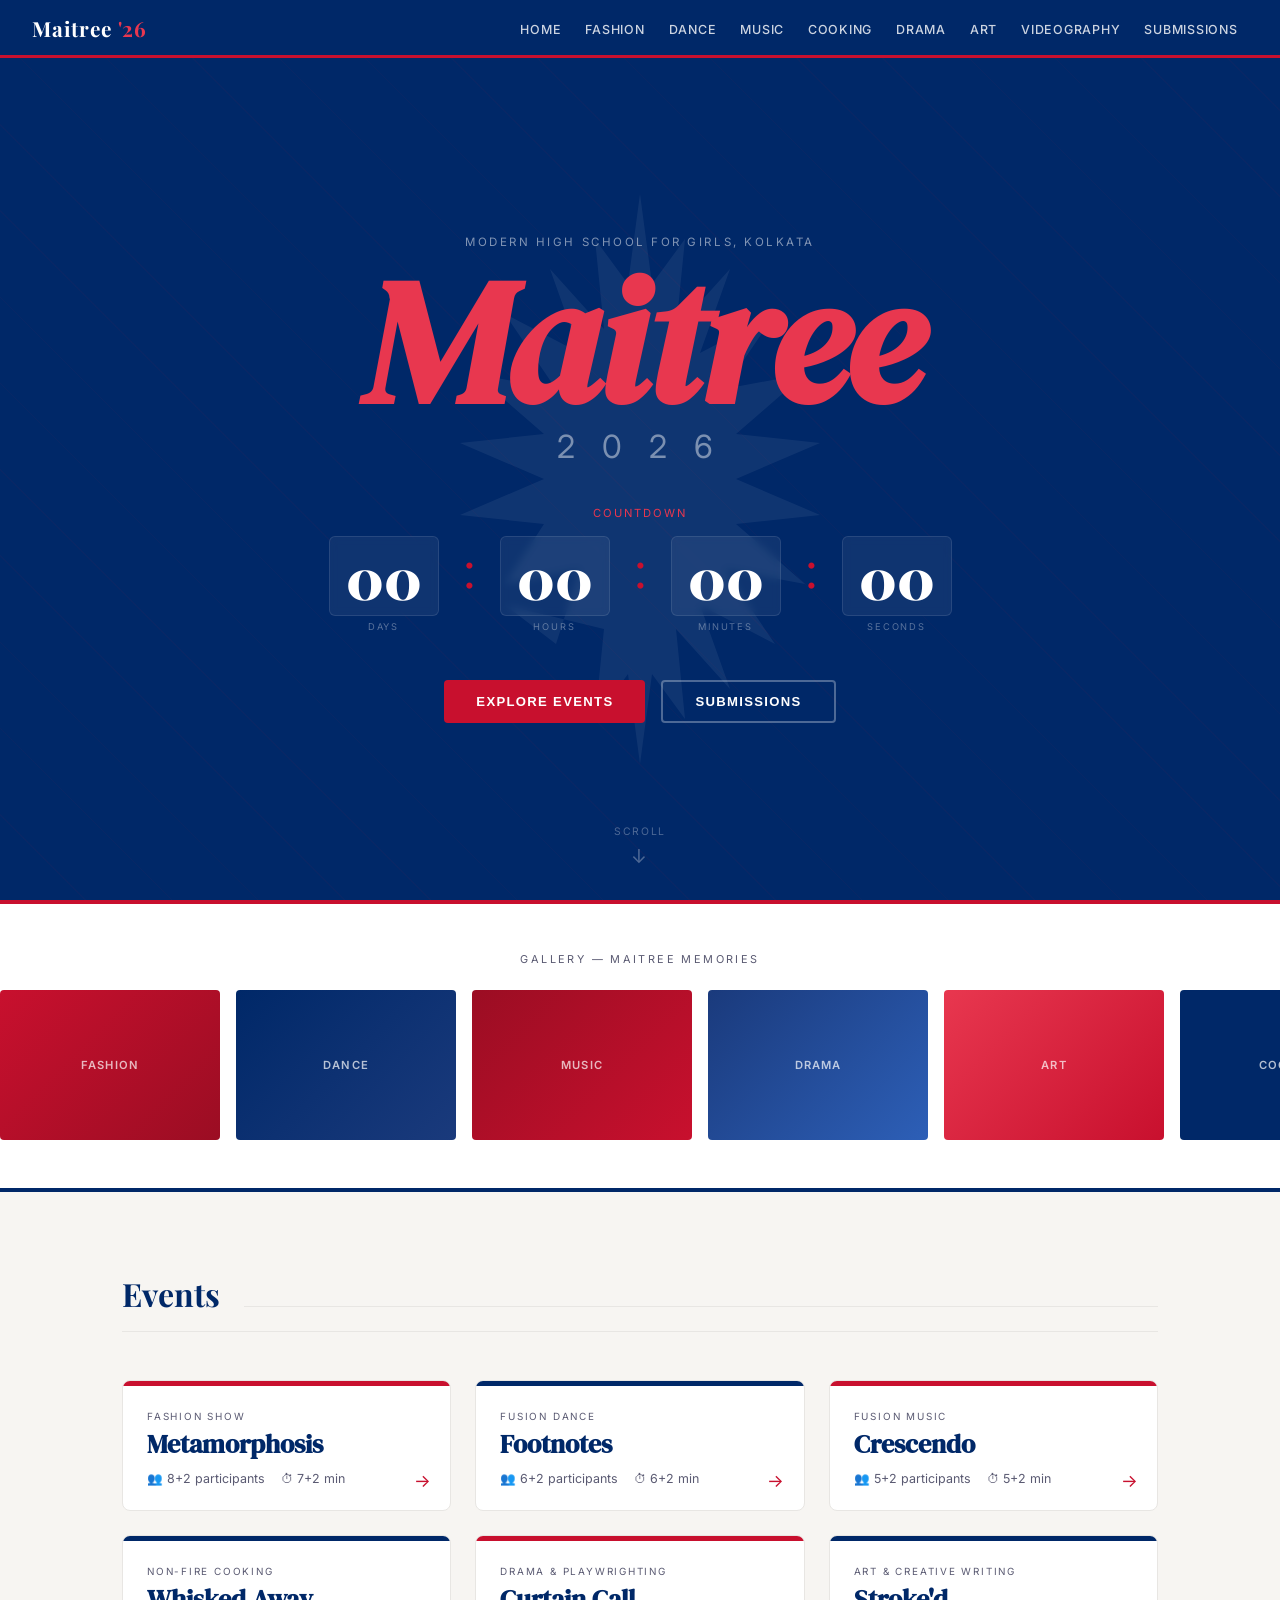
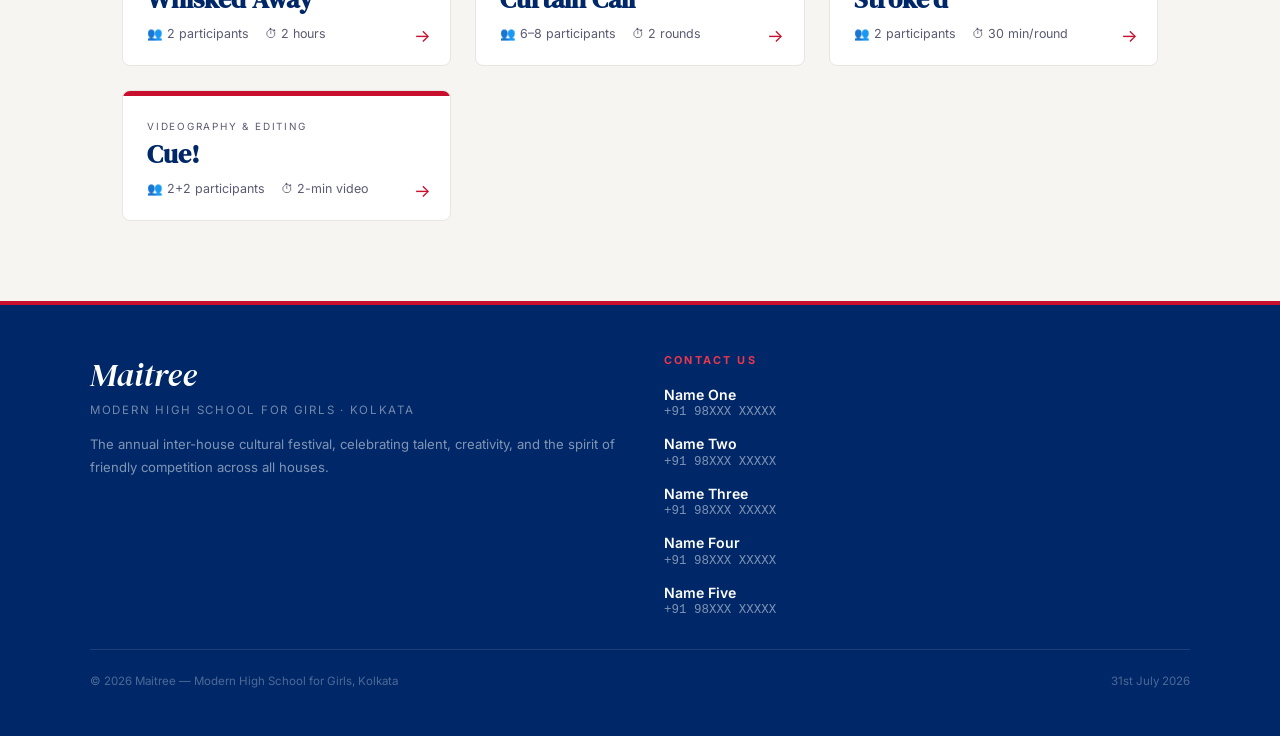
<file: complete.html>
<!DOCTYPE html>
<html lang="en">
<head>
<meta charset="UTF-8">
<meta name="viewport" content="width=device-width, initial-scale=1.0">
<title>Maitree 2026 — Modern High School for Girls</title>
<style>
  @import url('https://fonts.googleapis.com/css2?family=Playfair+Display:ital,wght@0,400;0,700;0,900;1,400&family=Inter:wght@300;400;500;600&family=DM+Serif+Display:ital@0;1&display=swap');

  :root {
    --red: #C8102E;
    --red-dark: #9B0D23;
    --red-light: #E8374F;
    --blue: #002868;
    --blue-mid: #1A3A7C;
    --blue-light: #2D5FB7;
    --white: #FFFFFF;
    --off-white: #F7F5F2;
    --grey: #E8E6E3;
    --text: #1A1A2E;
    --text-muted: #5A5A72;
  }

  *, *::before, *::after { box-sizing: border-box; margin: 0; padding: 0; }

  html { scroll-behavior: smooth; }

  body {
    font-family: 'Inter', sans-serif;
    background: var(--off-white);
    color: var(--text);
    overflow-x: hidden;
  }

  /* NAV */
  nav {
    position: fixed; top: 0; left: 0; right: 0; z-index: 1000;
    background: var(--blue);
    display: flex; align-items: center; justify-content: space-between;
    padding: 0 2rem;
    height: 58px;
    border-bottom: 3px solid var(--red);
  }

  .nav-logo {
    font-family: 'Playfair Display', serif;
    font-size: 1.3rem;
    color: var(--white);
    font-weight: 700;
    letter-spacing: 0.04em;
    cursor: pointer;
    text-decoration: none;
  }
  .nav-logo span { color: var(--red-light); }

  .nav-links {
    display: flex; gap: 0.2rem; align-items: center; list-style: none;
  }

  .nav-links a {
    color: rgba(255,255,255,0.8);
    text-decoration: none;
    font-size: 0.78rem;
    font-weight: 500;
    letter-spacing: 0.06em;
    text-transform: uppercase;
    padding: 0.35rem 0.65rem;
    border-radius: 3px;
    transition: all 0.2s;
    cursor: pointer;
  }
  .nav-links a:hover, .nav-links a.active {
    color: var(--white);
    background: rgba(200,16,46,0.25);
  }

  .hamburger { display: none; flex-direction: column; gap: 5px; cursor: pointer; padding: 4px; }
  .hamburger span { width: 24px; height: 2px; background: white; border-radius: 2px; }

  /* PAGES */
  .page { display: none; padding-top: 58px; min-height: 100vh; }
  .page.active { display: block; }

  /* HERO */
  .hero {
    min-height: calc(100vh - 58px);
    background: var(--blue);
    display: flex; flex-direction: column;
    align-items: center; justify-content: center;
    position: relative;
    overflow: hidden;
  }

  .hero::before {
    content: '';
    position: absolute; inset: 0;
    background: repeating-linear-gradient(
      45deg,
      transparent,
      transparent 60px,
      rgba(200,16,46,0.04) 60px,
      rgba(200,16,46,0.04) 61px
    );
  }

  .hero-star {
    position: absolute;
    width: 600px; height: 600px;
    opacity: 0.06;
    animation: slow-spin 60s linear infinite;
  }

  @keyframes slow-spin { to { transform: rotate(360deg); } }

  .hero-content {
    text-align: center; position: relative; z-index: 2;
    padding: 2rem;
  }

  .hero-eyebrow {
    font-size: 0.72rem;
    letter-spacing: 0.22em;
    text-transform: uppercase;
    color: rgba(255,255,255,0.5);
    margin-bottom: 1rem;
  }

  .hero-title {
    font-family: 'DM Serif Display', serif;
    font-size: clamp(5rem, 14vw, 11rem);
    color: var(--white);
    line-height: 0.88;
    letter-spacing: -0.02em;
    margin-bottom: 0.4rem;
  }

  .hero-title em {
    font-style: italic;
    color: var(--red-light);
  }

  .hero-year {
    font-family: 'Inter', sans-serif;
    font-size: clamp(1.2rem, 3vw, 2rem);
    color: rgba(255,255,255,0.45);
    letter-spacing: 0.3em;
    text-transform: uppercase;
    margin-bottom: 2.5rem;
  }

  .hero-subtitle {
    font-size: 0.82rem;
    color: rgba(255,255,255,0.55);
    letter-spacing: 0.12em;
    text-transform: uppercase;
    margin-bottom: 3rem;
  }

  /* COUNTDOWN */
  .countdown {
    display: flex; gap: 1.5rem; justify-content: center;
    margin-bottom: 3rem;
  }

  .cd-unit {
    text-align: center;
  }

  .cd-num {
    font-family: 'Playfair Display', serif;
    font-size: clamp(2.2rem, 5vw, 3.5rem);
    font-weight: 900;
    color: var(--white);
    line-height: 1;
    display: block;
    min-width: 70px;
  }

  .cd-sep {
    font-family: 'Playfair Display', serif;
    font-size: 3rem;
    color: var(--red);
    line-height: 1.2;
    padding-top: 0.3rem;
  }

  .cd-label {
    font-size: 0.58rem;
    letter-spacing: 0.2em;
    text-transform: uppercase;
    color: rgba(255,255,255,0.35);
    margin-top: 0.3rem;
  }

  .cd-box {
    background: rgba(255,255,255,0.06);
    border: 1px solid rgba(255,255,255,0.1);
    border-radius: 6px;
    padding: 0.8rem 1rem 0.6rem;
    backdrop-filter: blur(4px);
  }

  .countdown-label {
    font-size: 0.7rem;
    letter-spacing: 0.18em;
    text-transform: uppercase;
    color: var(--red-light);
    margin-bottom: 1rem;
  }

  .scroll-hint {
    position: absolute; bottom: 2rem;
    left: 50%; transform: translateX(-50%);
    display: flex; flex-direction: column; align-items: center; gap: 0.4rem;
    color: rgba(255,255,255,0.3);
    font-size: 0.65rem;
    letter-spacing: 0.15em;
    text-transform: uppercase;
    animation: bounce 2s infinite;
  }

  @keyframes bounce {
    0%, 100% { transform: translateX(-50%) translateY(0); }
    50% { transform: translateX(-50%) translateY(6px); }
  }

  .scroll-arrow { font-size: 1.2rem; }

  /* MARQUEE */
  .marquee-section {
    background: var(--white);
    padding: 3rem 0;
    border-top: 4px solid var(--red);
    border-bottom: 4px solid var(--blue);
    overflow: hidden;
  }

  .marquee-label {
    text-align: center;
    font-size: 0.68rem;
    letter-spacing: 0.22em;
    text-transform: uppercase;
    color: var(--text-muted);
    margin-bottom: 1.5rem;
  }

  .marquee-track {
    display: flex; gap: 1rem;
    animation: marquee-scroll 28s linear infinite;
    width: max-content;
  }

  .marquee-track:hover { animation-play-state: paused; }

  @keyframes marquee-scroll {
    0% { transform: translateX(0); }
    100% { transform: translateX(-50%); }
  }

  .marquee-img {
    width: 220px; height: 150px;
    object-fit: cover;
    border-radius: 4px;
    flex-shrink: 0;
    filter: saturate(0.9);
    transition: filter 0.3s, transform 0.3s;
  }

  .marquee-img:hover { filter: saturate(1.1); transform: scale(1.03); }

  /* EVENTS GRID on home */
  .events-preview {
    padding: 5rem 2rem;
    max-width: 1100px; margin: 0 auto;
  }

  .section-header {
    display: flex; align-items: baseline; gap: 1.5rem;
    margin-bottom: 3rem;
    border-bottom: 1px solid var(--grey);
    padding-bottom: 1rem;
  }

  .section-title {
    font-family: 'Playfair Display', serif;
    font-size: 2rem;
    font-weight: 700;
    color: var(--blue);
  }

  .section-line {
    flex: 1;
    height: 1px;
    background: var(--grey);
  }

  .events-grid {
    display: grid;
    grid-template-columns: repeat(auto-fill, minmax(280px, 1fr));
    gap: 1.5rem;
  }

  .event-card {
    background: var(--white);
    border: 1px solid var(--grey);
    border-radius: 8px;
    overflow: hidden;
    cursor: pointer;
    transition: transform 0.25s, box-shadow 0.25s;
    position: relative;
  }

  .event-card:hover {
    transform: translateY(-5px);
    box-shadow: 0 16px 48px rgba(0,40,104,0.12);
  }

  .card-color-bar {
    height: 5px;
    background: var(--red);
  }

  .event-card:nth-child(even) .card-color-bar { background: var(--blue); }

  .card-body { padding: 1.5rem; }

  .card-type {
    font-size: 0.62rem;
    letter-spacing: 0.18em;
    text-transform: uppercase;
    color: var(--text-muted);
    margin-bottom: 0.5rem;
  }

  .card-name {
    font-family: 'DM Serif Display', serif;
    font-size: 1.6rem;
    color: var(--blue);
    margin-bottom: 0.8rem;
    line-height: 1.1;
  }

  .card-meta {
    font-size: 0.78rem;
    color: var(--text-muted);
    display: flex; gap: 1rem;
  }

  .card-meta span { display: flex; align-items: center; gap: 0.3rem; }

  .card-arrow {
    position: absolute; bottom: 1.2rem; right: 1.2rem;
    color: var(--red);
    font-size: 1.1rem;
    transition: transform 0.2s;
  }

  .event-card:hover .card-arrow { transform: translateX(4px); }

  /* EVENT PAGE */
  .event-hero {
    background: var(--blue);
    padding: 4rem 2rem 3rem;
    position: relative;
    overflow: hidden;
  }

  .event-hero::after {
    content: '';
    position: absolute; right: -60px; top: -60px;
    width: 300px; height: 300px;
    border-radius: 50%;
    background: rgba(200,16,46,0.1);
  }

  .back-btn {
    display: inline-flex; align-items: center; gap: 0.5rem;
    color: rgba(255,255,255,0.6);
    font-size: 0.75rem;
    letter-spacing: 0.1em;
    text-transform: uppercase;
    cursor: pointer;
    border: none; background: none;
    margin-bottom: 2rem;
    transition: color 0.2s;
  }

  .back-btn:hover { color: var(--white); }

  .event-type-tag {
    display: inline-block;
    background: rgba(200,16,46,0.25);
    color: var(--red-light);
    font-size: 0.68rem;
    letter-spacing: 0.18em;
    text-transform: uppercase;
    padding: 0.3rem 0.8rem;
    border-radius: 2px;
    border: 1px solid rgba(200,16,46,0.3);
    margin-bottom: 1rem;
  }

  .event-title {
    font-family: 'DM Serif Display', serif;
    font-size: clamp(2.5rem, 6vw, 4.5rem);
    color: var(--white);
    font-style: italic;
    line-height: 1;
    margin-bottom: 1rem;
    position: relative; z-index: 1;
  }

  .event-quickstats {
    display: flex; flex-wrap: wrap; gap: 1.5rem;
    margin-top: 1.5rem;
    position: relative; z-index: 1;
  }

  .stat-pill {
    background: rgba(255,255,255,0.08);
    border: 1px solid rgba(255,255,255,0.15);
    border-radius: 4px;
    padding: 0.5rem 1rem;
    color: rgba(255,255,255,0.8);
    font-size: 0.8rem;
  }

  .stat-pill strong { color: var(--white); font-weight: 600; }

  /* EVENT CONTENT */
  .event-content {
    max-width: 860px;
    margin: 0 auto;
    padding: 3rem 2rem 5rem;
  }

  .content-block {
    margin-bottom: 3rem;
  }

  .content-block h3 {
    font-family: 'Playfair Display', serif;
    font-size: 1.1rem;
    font-weight: 700;
    color: var(--red-dark);
    letter-spacing: 0.06em;
    text-transform: uppercase;
    margin-bottom: 1.2rem;
    padding-bottom: 0.5rem;
    border-bottom: 2px solid var(--red);
    display: inline-block;
  }

  .rules-list {
    list-style: none;
    display: flex; flex-direction: column; gap: 0.8rem;
  }

  .rules-list li {
    display: flex; gap: 0.8rem;
    font-size: 0.9rem;
    line-height: 1.65;
    color: #2D2D3E;
  }

  .rules-list li::before {
    content: '—';
    color: var(--red);
    flex-shrink: 0;
    font-weight: 700;
  }

  .judging-grid {
    display: grid;
    grid-template-columns: repeat(auto-fill, minmax(220px, 1fr));
    gap: 1rem;
    margin-top: 0.5rem;
  }

  .judging-item {
    background: var(--white);
    border: 1px solid var(--grey);
    border-left: 4px solid var(--blue);
    border-radius: 4px;
    padding: 1rem 1.2rem;
  }

  .judging-item .num {
    font-family: 'Playfair Display', serif;
    font-size: 1.8rem;
    font-weight: 900;
    color: var(--grey);
    line-height: 1;
    margin-bottom: 0.3rem;
  }

  .judging-item p {
    font-size: 0.82rem;
    font-weight: 600;
    color: var(--blue);
    line-height: 1.4;
  }

  .round-badge {
    display: inline-block;
    background: var(--red);
    color: white;
    font-size: 0.65rem;
    letter-spacing: 0.12em;
    text-transform: uppercase;
    padding: 0.25rem 0.7rem;
    border-radius: 2px;
    margin-bottom: 1rem;
  }

  .round-block {
    background: var(--white);
    border: 1px solid var(--grey);
    border-radius: 6px;
    padding: 1.5rem;
    margin-bottom: 1.5rem;
  }

  .round-block h4 {
    font-family: 'Playfair Display', serif;
    font-size: 1.05rem;
    font-weight: 700;
    color: var(--blue);
    margin-bottom: 0.3rem;
  }

  .round-block .round-meta {
    font-size: 0.75rem;
    color: var(--text-muted);
    margin-bottom: 1rem;
  }

  /* SUBMISSIONS PAGE */
  .submissions-hero {
    background: linear-gradient(135deg, var(--blue) 0%, var(--blue-mid) 100%);
    padding: 5rem 2rem 4rem;
    text-align: center;
  }

  .submissions-hero h1 {
    font-family: 'DM Serif Display', serif;
    font-size: clamp(2.5rem, 5vw, 4rem);
    color: var(--white);
    font-style: italic;
    margin-bottom: 0.8rem;
  }

  .submissions-hero p {
    color: rgba(255,255,255,0.65);
    font-size: 0.9rem;
    max-width: 500px;
    margin: 0 auto;
  }

  .submissions-content {
    max-width: 640px;
    margin: 0 auto;
    padding: 3rem 2rem 5rem;
  }

  .email-display {
    background: var(--white);
    border: 2px solid var(--blue);
    border-radius: 8px;
    padding: 2rem;
    text-align: center;
    margin: 2rem 0;
  }

  .email-display .email-label {
    font-size: 0.68rem;
    letter-spacing: 0.18em;
    text-transform: uppercase;
    color: var(--text-muted);
    margin-bottom: 0.6rem;
  }

  .email-display .email-addr {
    font-family: 'Playfair Display', serif;
    font-size: 1.3rem;
    color: var(--blue);
    font-weight: 700;
    word-break: break-all;
  }

  .submit-btn {
    display: block;
    width: 100%;
    background: var(--red);
    color: var(--white);
    text-decoration: none;
    text-align: center;
    padding: 1.1rem;
    border-radius: 6px;
    font-size: 0.9rem;
    font-weight: 600;
    letter-spacing: 0.08em;
    text-transform: uppercase;
    transition: background 0.2s, transform 0.15s;
    margin-top: 1rem;
    border: none; cursor: pointer;
  }

  .submit-btn:hover {
    background: var(--red-dark);
    transform: translateY(-2px);
  }

  .submissions-note {
    background: #FFF8F8;
    border: 1px solid rgba(200,16,46,0.2);
    border-left: 4px solid var(--red);
    border-radius: 4px;
    padding: 1.2rem 1.5rem;
    margin-top: 2rem;
    font-size: 0.82rem;
    color: var(--text-muted);
    line-height: 1.7;
  }

  .submissions-note strong { color: var(--red-dark); }

  /* FOOTER */
  footer {
    background: var(--blue);
    color: rgba(255,255,255,0.7);
    padding: 3rem 2rem;
    border-top: 4px solid var(--red);
  }

  .footer-inner {
    max-width: 1100px;
    margin: 0 auto;
    display: grid;
    grid-template-columns: 1fr 1fr;
    gap: 3rem;
    align-items: start;
  }

  .footer-brand {
    font-family: 'DM Serif Display', serif;
    font-size: 2rem;
    color: var(--white);
    font-style: italic;
    margin-bottom: 0.4rem;
  }

  .footer-school {
    font-size: 0.72rem;
    letter-spacing: 0.15em;
    text-transform: uppercase;
    color: rgba(255,255,255,0.45);
    margin-bottom: 1rem;
  }

  .footer-desc {
    font-size: 0.82rem;
    line-height: 1.7;
    color: rgba(255,255,255,0.5);
  }

  .footer-contact h4 {
    font-size: 0.68rem;
    letter-spacing: 0.2em;
    text-transform: uppercase;
    color: var(--red-light);
    margin-bottom: 1.2rem;
  }

  .contact-list {
    list-style: none;
    display: flex; flex-direction: column; gap: 1rem;
  }

  .contact-list li {
    display: flex; flex-direction: column; gap: 0.15rem;
  }

  .contact-name {
    font-size: 0.88rem;
    font-weight: 600;
    color: var(--white);
  }

  .contact-num {
    font-size: 0.78rem;
    color: rgba(255,255,255,0.5);
    font-family: 'Courier New', monospace;
  }

  .footer-bottom {
    max-width: 1100px; margin: 2rem auto 0;
    padding-top: 1.5rem;
    border-top: 1px solid rgba(255,255,255,0.1);
    display: flex; justify-content: space-between; align-items: center;
    flex-wrap: wrap; gap: 1rem;
    font-size: 0.72rem;
    color: rgba(255,255,255,0.3);
  }

  /* PLACEHOLDER GALLERY IMAGES */
  .placeholder-img {
    width: 220px; height: 150px;
    border-radius: 4px;
    flex-shrink: 0;
    display: flex; align-items: center; justify-content: center;
    font-size: 0.7rem;
    font-weight: 600;
    letter-spacing: 0.1em;
    text-transform: uppercase;
    color: rgba(255,255,255,0.7);
  }

  /* RESPONSIVE */
  @media (max-width: 768px) {
    .nav-links { display: none; flex-direction: column; }
    .nav-links.open {
      display: flex;
      position: fixed;
      top: 58px; left: 0; right: 0;
      background: var(--blue);
      padding: 1rem;
      border-bottom: 2px solid var(--red);
      z-index: 999;
    }
    .hamburger { display: flex; }
    .footer-inner { grid-template-columns: 1fr; gap: 2rem; }
    .countdown { gap: 0.8rem; }
    .cd-sep { display: none; }
  }

  /* FADE IN */
  .fade-in {
    opacity: 0; transform: translateY(20px);
    transition: opacity 0.5s, transform 0.5s;
  }
  .fade-in.visible { opacity: 1; transform: none; }
</style>
</head>
<body>

<!-- navbar -->
<nav>
  <a class="nav-logo" onclick="showPage('home')">Maitree <span>'26</span></a>
  <ul class="nav-links" id="navLinks">
    <li><a onclick="showPage('home')">Home</a></li>
    <li><a onclick="showPage('metamorphosis')">Fashion</a></li>
    <li><a onclick="showPage('footnotes')">Dance</a></li>
    <li><a onclick="showPage('crescendo')">Music</a></li>
    <li><a onclick="showPage('whisked')">Cooking</a></li>
    <li><a onclick="showPage('curtain')">Drama</a></li>
    <li><a onclick="showPage('stroked')">Art</a></li>
    <li><a onclick="showPage('cue')">Videography</a></li>
    <li><a onclick="showPage('submissions')">Submissions</a></li>
  </ul>
  <div class="hamburger" id="hamburger" onclick="toggleMenu()">
    <span></span><span></span><span></span>
  </div>
</nav>

<!-- home -->
<div class="page active" id="page-home">
  <section class="hero">
    <!-- star -->
    <svg class="hero-star" viewBox="0 0 200 200" fill="none">
      <polygon points="100,5 104,35 115,20 112,50 130,30 120,58 145,45 128,70 155,65 132,85 160,88 132,100 160,112 132,115 155,135 128,130 145,155 120,142 130,170 112,150 115,180 104,165 100,195 96,165 85,180 88,150 55,142 72,155 80,130 55,135 68,115 40,112 68,100 40,88 68,85 45,65 72,70 55,45 80,58 70,30 88,50 85,20 96,35" fill="white"/>
    </svg>

    <div class="hero-content">
      <p class="hero-eyebrow">Modern High School for Girls, Kolkata</p>
      <h1 class="hero-title"><em>Maitree</em></h1>
      <p class="hero-year">2 0 2 6</p>

      <p class="countdown-label">COUNTDOWN</p>
      <div class="countdown" id="countdown">
        <div class="cd-unit">
          <div class="cd-box"><span class="cd-num" id="cd-days">00</span></div>
          <div class="cd-label">Days</div>
        </div>
        <div class="cd-sep">:</div>
        <div class="cd-unit">
          <div class="cd-box"><span class="cd-num" id="cd-hours">00</span></div>
          <div class="cd-label">Hours</div>
        </div>
        <div class="cd-sep">:</div>
        <div class="cd-unit">
          <div class="cd-box"><span class="cd-num" id="cd-mins">00</span></div>
          <div class="cd-label">Minutes</div>
        </div>
        <div class="cd-sep">:</div>
        <div class="cd-unit">
          <div class="cd-box"><span class="cd-num" id="cd-secs">00</span></div>
          <div class="cd-label">Seconds</div>
        </div>
      </div>

      <div style="display:flex; gap:1rem; justify-content:center; flex-wrap:wrap;">
        <button onclick="showPage('metamorphosis')" style="background:var(--red);color:white;border:none;padding:0.75rem 2rem;border-radius:4px;font-size:0.82rem;font-weight:600;letter-spacing:0.1em;text-transform:uppercase;cursor:pointer;transition:background 0.2s;" onmouseover="this.style.background='#9B0D23'" onmouseout="this.style.background='var(--red)'">Explore Events</button>
        <button onclick="showPage('submissions')" style="background:transparent;color:white;border:2px solid rgba(255,255,255,0.3);padding:0.75rem 2rem;border-radius:4px;font-size:0.82rem;font-weight:600;letter-spacing:0.1em;text-transform:uppercase;cursor:pointer;transition:border-color 0.2s;" onmouseover="this.style.borderColor='white'" onmouseout="this.style.borderColor='rgba(255,255,255,0.3)'">Submissions</button>
      </div>
    </div>

    <div class="scroll-hint">
      <span>Scroll</span>
      <span class="scroll-arrow">↓</span>
    </div>
  </section>

  <!-- marquee -->
  <section class="marquee-section">
    <p class="marquee-label">Gallery — Maitree Memories</p>
    <div style="overflow:hidden;">
      <div class="marquee-track" id="marqueeTrack">
        <!-- placeholders -->
        <div class="placeholder-img" style="background:linear-gradient(135deg,#C8102E,#9B0D23);">Fashion</div>
        <div class="placeholder-img" style="background:linear-gradient(135deg,#002868,#1A3A7C);">Dance</div>
        <div class="placeholder-img" style="background:linear-gradient(135deg,#9B0D23,#C8102E);">Music</div>
        <div class="placeholder-img" style="background:linear-gradient(135deg,#1A3A7C,#2D5FB7);">Drama</div>
        <div class="placeholder-img" style="background:linear-gradient(135deg,#E8374F,#C8102E);">Art</div>
        <div class="placeholder-img" style="background:linear-gradient(135deg,#002868,#002868);">Cooking</div>
        <div class="placeholder-img" style="background:linear-gradient(135deg,#C8102E,#E8374F);">Video</div>
        <div class="placeholder-img" style="background:linear-gradient(135deg,#2D5FB7,#002868);">House</div>
        <!-- duplicate for loop -->
        <div class="placeholder-img" style="background:linear-gradient(135deg,#C8102E,#9B0D23);">Fashion</div>
        <div class="placeholder-img" style="background:linear-gradient(135deg,#002868,#1A3A7C);">Dance</div>
        <div class="placeholder-img" style="background:linear-gradient(135deg,#9B0D23,#C8102E);">Music</div>
        <div class="placeholder-img" style="background:linear-gradient(135deg,#1A3A7C,#2D5FB7);">Drama</div>
        <div class="placeholder-img" style="background:linear-gradient(135deg,#E8374F,#C8102E);">Art</div>
        <div class="placeholder-img" style="background:linear-gradient(135deg,#002868,#002868);">Cooking</div>
        <div class="placeholder-img" style="background:linear-gradient(135deg,#C8102E,#E8374F);">Video</div>
        <div class="placeholder-img" style="background:linear-gradient(135deg,#2D5FB7,#002868);">House</div>
      </div>
    </div>
  </section>

  <!-- events -->
  <section class="events-preview">
    <div class="section-header">
      <h2 class="section-title">Events</h2>
      <div class="section-line"></div>
    </div>
    <div class="events-grid">
      <div class="event-card fade-in" onclick="showPage('metamorphosis')">
        <div class="card-color-bar"></div>
        <div class="card-body">
          <p class="card-type">Fashion Show</p>
          <h3 class="card-name">Metamorphosis</h3>
          <div class="card-meta">
            <span>👥 8+2 participants</span>
            <span>⏱ 7+2 min</span>
          </div>
        </div>
        <span class="card-arrow">→</span>
      </div>
      <div class="event-card fade-in" onclick="showPage('footnotes')">
        <div class="card-color-bar"></div>
        <div class="card-body">
          <p class="card-type">Fusion Dance</p>
          <h3 class="card-name">Footnotes</h3>
          <div class="card-meta">
            <span>👥 6+2 participants</span>
            <span>⏱ 6+2 min</span>
          </div>
        </div>
        <span class="card-arrow">→</span>
      </div>
      <div class="event-card fade-in" onclick="showPage('crescendo')">
        <div class="card-color-bar"></div>
        <div class="card-body">
          <p class="card-type">Fusion Music</p>
          <h3 class="card-name">Crescendo</h3>
          <div class="card-meta">
            <span>👥 5+2 participants</span>
            <span>⏱ 5+2 min</span>
          </div>
        </div>
        <span class="card-arrow">→</span>
      </div>
      <div class="event-card fade-in" onclick="showPage('whisked')">
        <div class="card-color-bar"></div>
        <div class="card-body">
          <p class="card-type">Non-Fire Cooking</p>
          <h3 class="card-name">Whisked Away</h3>
          <div class="card-meta">
            <span>👥 2 participants</span>
            <span>⏱ 2 hours</span>
          </div>
        </div>
        <span class="card-arrow">→</span>
      </div>
      <div class="event-card fade-in" onclick="showPage('curtain')">
        <div class="card-color-bar"></div>
        <div class="card-body">
          <p class="card-type">Drama & Playwrighting</p>
          <h3 class="card-name">Curtain Call</h3>
          <div class="card-meta">
            <span>👥 6–8 participants</span>
            <span>⏱ 2 rounds</span>
          </div>
        </div>
        <span class="card-arrow">→</span>
      </div>
      <div class="event-card fade-in" onclick="showPage('stroked')">
        <div class="card-color-bar"></div>
        <div class="card-body">
          <p class="card-type">Art & Creative Writing</p>
          <h3 class="card-name">Stroke'd</h3>
          <div class="card-meta">
            <span>👥 2 participants</span>
            <span>⏱ 30 min/round</span>
          </div>
        </div>
        <span class="card-arrow">→</span>
      </div>
      <div class="event-card fade-in" onclick="showPage('cue')">
        <div class="card-color-bar"></div>
        <div class="card-body">
          <p class="card-type">Videography & Editing</p>
          <h3 class="card-name">Cue!</h3>
          <div class="card-meta">
            <span>👥 2+2 participants</span>
            <span>⏱ 2-min video</span>
          </div>
        </div>
        <span class="card-arrow">→</span>
      </div>
    </div>
  </section>

  <!-- footer -->
  <footer>
    <div class="footer-inner">
      <div>
        <div class="footer-brand">Maitree</div>
        <div class="footer-school">Modern High School for Girls · Kolkata</div>
        <p class="footer-desc">The annual inter-house cultural festival, celebrating talent, creativity, and the spirit of friendly competition across all houses.</p>
      </div>
      <div class="footer-contact">
        <h4>Contact Us</h4>
        <ul class="contact-list">
          <li>
            <span class="contact-name">Name One</span>
            <span class="contact-num">+91 98XXX XXXXX</span>
          </li>
          <li>
            <span class="contact-name">Name Two</span>
            <span class="contact-num">+91 98XXX XXXXX</span>
          </li>
          <li>
            <span class="contact-name">Name Three</span>
            <span class="contact-num">+91 98XXX XXXXX</span>
          </li>
          <li>
            <span class="contact-name">Name Four</span>
            <span class="contact-num">+91 98XXX XXXXX</span>
          </li>
          <li>
            <span class="contact-name">Name Five</span>
            <span class="contact-num">+91 98XXX XXXXX</span>
          </li>
        </ul>
      </div>
    </div>
    <div class="footer-bottom">
      <span>© 2026 Maitree — Modern High School for Girls, Kolkata</span>
      <span>31st July 2026</span>
    </div>
  </footer>
</div>

<!-- metmorphosis -->
<div class="page" id="page-metamorphosis">
  <div class="event-hero">
    <button class="back-btn" onclick="showPage('home')">← Back to Home</button>
    <span class="event-type-tag">Fashion Show</span>
    <h1 class="event-title">Metamorphosis</h1>
    <div class="event-quickstats">
      <span class="stat-pill"><strong>8+2</strong> Participants</span>
      <span class="stat-pill"><strong>6+2</strong> Models</span>
      <span class="stat-pill"><strong>2</strong> Designers</span>
      <span class="stat-pill"><strong>7+2</strong> Minutes</span>
    </div>
  </div>
  <div class="event-content">
    <div class="content-block">
      <h3>Rules & Regulations</h3>
      <ul class="rules-list">
        <li>The theme will be announced 3 weeks prior to the event.</li>
        <li>Each outfit must be original and created by the designated designers.</li>
        <li>Three copies of a physical brochure featuring all outfits must be submitted to the judges before the performance on the day of the event.</li>
        <li>The brochure must indicate the team's interpretation of the theme, detailed descriptions of each outfit, and highlight elements created by the designers.</li>
        <li>A background presentation or video must also be created as a form of the brochure.</li>
        <li>Music tracks with appropriate lyrics must be used.</li>
        <li>All required music tracks and presentations/videos must be submitted in the provided drive link by <strong>28th July</strong>.</li>
        <li>Teams should also bring their tracks and presentations/videos on a pendrive on the day of the performance.</li>
        <li>The decision of the judges will be final and binding.</li>
      </ul>
    </div>
    <div class="content-block">
      <h3>Judging Criteria</h3>
      <div class="judging-grid">
        <div class="judging-item"><div class="num">01</div><p>Theme Interpretation</p></div>
        <div class="judging-item"><div class="num">02</div><p>Costume Design & Originality</p></div>
        <div class="judging-item"><div class="num">03</div><p>Ramp Walk & Stage Presence</p></div>
        <div class="judging-item"><div class="num">04</div><p>Choreography & Presentation</p></div>
        <div class="judging-item"><div class="num">05</div><p>Brochure & Background Presentation</p></div>
      </div>
    </div>
  </div>
  <footer>
    <div class="footer-inner">
      <div><div class="footer-brand">Maitree</div><div class="footer-school">Modern High School for Girls · Kolkata</div></div>
      <div class="footer-contact"><h4>Contact Us</h4><ul class="contact-list"><li><span class="contact-name">Name One</span><span class="contact-num">+91 98XXX XXXXX</span></li><li><span class="contact-name">Name Two</span><span class="contact-num">+91 98XXX XXXXX</span></li><li><span class="contact-name">Name Three</span><span class="contact-num">+91 98XXX XXXXX</span></li></ul></div>
    </div>
    <div class="footer-bottom"><span>© 2026 Maitree — Modern High School for Girls, Kolkata</span><span>31st July 2026</span></div>
  </footer>
</div>

<!-- ========== FOOTNOTES ========== -->
<div class="page" id="page-footnotes">
  <div class="event-hero">
    <button class="back-btn" onclick="showPage('home')">← Back to Home</button>
    <span class="event-type-tag">Fusion Dance</span>
    <h1 class="event-title">Footnotes</h1>
    <div class="event-quickstats">
      <span class="stat-pill"><strong>6+2</strong> Participants</span>
      <span class="stat-pill"><strong>6+2</strong> Minutes</span>
    </div>
  </div>
  <div class="event-content">
    <div class="content-block">
      <h3>Rules & Regulations</h3>
      <ul class="rules-list">
        <li>The theme for the performance will be provided 3 weeks prior to the event.</li>
        <li>The choreography must be centred entirely around the given theme.</li>
        <li>Teams must demonstrate proficiency and skill in both eastern and western dance forms.</li>
        <li>Any form of vulgarity is strictly prohibited and will lead to immediate disqualification.</li>
        <li>All required music tracks must be submitted in the provided drive link by <strong>28th July</strong>.</li>
        <li>Teams should also bring their tracks on a pendrive on the day of the performance.</li>
        <li>The decision of the judges will be final and binding.</li>
      </ul>
    </div>
    <div class="content-block">
      <h3>Judging Criteria</h3>
      <div class="judging-grid">
        <div class="judging-item"><div class="num">01</div><p>Theme Interpretation</p></div>
        <div class="judging-item"><div class="num">02</div><p>Fusion of Dance Styles</p></div>
        <div class="judging-item"><div class="num">03</div><p>Choreography & Creativity</p></div>
        <div class="judging-item"><div class="num">04</div><p>Technique & Performance Quality</p></div>
        <div class="judging-item"><div class="num">05</div><p>Synchronization & Overall Presentation</p></div>
      </div>
    </div>
  </div>
  <footer>
    <div class="footer-inner">
      <div><div class="footer-brand">Maitree</div><div class="footer-school">Modern High School for Girls · Kolkata</div></div>
      <div class="footer-contact"><h4>Contact Us</h4><ul class="contact-list"><li><span class="contact-name">Name One</span><span class="contact-num">+91 98XXX XXXXX</span></li><li><span class="contact-name">Name Two</span><span class="contact-num">+91 98XXX XXXXX</span></li><li><span class="contact-name">Name Three</span><span class="contact-num">+91 98XXX XXXXX</span></li></ul></div>
    </div>
    <div class="footer-bottom"><span>© 2026 Maitree — Modern High School for Girls, Kolkata</span><span>31st July 2026</span></div>
  </footer>
</div>

<!-- ========== CRESCENDO ========== -->
<div class="page" id="page-crescendo">
  <div class="event-hero">
    <button class="back-btn" onclick="showPage('home')">← Back to Home</button>
    <span class="event-type-tag">Fusion Music</span>
    <h1 class="event-title">Crescendo</h1>
    <div class="event-quickstats">
      <span class="stat-pill"><strong>5+2</strong> Participants</span>
      <span class="stat-pill"><strong>Min. 3</strong> Instrumentalists</span>
      <span class="stat-pill"><strong>5+2</strong> Minutes</span>
    </div>
  </div>
  <div class="event-content">
    <div class="content-block">
      <h3>Rules & Regulations</h3>
      <ul class="rules-list">
        <li>Each team must include a minimum of 3 instrumentalists.</li>
        <li>A musical genre and a song from a different genre will be assigned to each team via a lottery system 3 weeks prior to the event.</li>
        <li>The performance must be executed entirely within the assigned musical genre.</li>
        <li>Participants must interpret the assigned song into their given genre and include it in the performance for a minimum duration of <strong>1.5 minutes</strong>.</li>
        <li>The use of vernacular languages is permitted.</li>
        <li>Pre-recorded music or background tracks shall not be allowed.</li>
        <li>The decision of the judges will be final and binding.</li>
      </ul>
    </div>
    <div class="content-block">
      <h3>Judging Criteria</h3>
      <div class="judging-grid">
        <div class="judging-item"><div class="num">01</div><p>Genre Adaptation & Creativity</p></div>
        <div class="judging-item"><div class="num">02</div><p>Musical Skill & Technical Proficiency</p></div>
        <div class="judging-item"><div class="num">03</div><p>Stage Presence & Team Synchronization</p></div>
        <div class="judging-item"><div class="num">04</div><p>Interpretation of Assigned Song</p></div>
        <div class="judging-item"><div class="num">05</div><p>Fusion of Musical Elements & Instruments</p></div>
      </div>
    </div>
  </div>
  <footer>
    <div class="footer-inner">
      <div><div class="footer-brand">Maitree</div><div class="footer-school">Modern High School for Girls · Kolkata</div></div>
      <div class="footer-contact"><h4>Contact Us</h4><ul class="contact-list"><li><span class="contact-name">Name One</span><span class="contact-num">+91 98XXX XXXXX</span></li><li><span class="contact-name">Name Two</span><span class="contact-num">+91 98XXX XXXXX</span></li><li><span class="contact-name">Name Three</span><span class="contact-num">+91 98XXX XXXXX</span></li></ul></div>
    </div>
    <div class="footer-bottom"><span>© 2026 Maitree — Modern High School for Girls, Kolkata</span><span>31st July 2026</span></div>
  </footer>
</div>

<!-- ========== WHISKED AWAY ========== -->
<div class="page" id="page-whisked">
  <div class="event-hero">
    <button class="back-btn" onclick="showPage('home')">← Back to Home</button>
    <span class="event-type-tag">Non-Fire Cooking</span>
    <h1 class="event-title">Whisked Away</h1>
    <div class="event-quickstats">
      <span class="stat-pill"><strong>2</strong> Participants</span>
      <span class="stat-pill"><strong>2 Hours</strong></span>
      <span class="stat-pill"><strong>3</strong> Servings per item</span>
    </div>
  </div>
  <div class="event-content">
    <div class="content-block">
      <h3>Rules & Regulations</h3>
      <ul class="rules-list">
        <li>A global cuisine will be provided to each house using a lottery 3 weeks prior to the event.</li>
        <li>Every participating house must create a complete three-course presentation consisting of a main dish, a beverage, and a dessert.</li>
        <li>A secret component will be revealed and provided to each house on the day of the competition. This mystery item must be seamlessly incorporated into all three menu requirements.</li>
        <li>Teams must prepare and present exactly 3 individual servings of each required menu item for judging.</li>
        <li>All food must be strictly <strong>vegetarian</strong>.</li>
        <li>Participants are responsible for bringing all necessary cooking utensils, materials, and plating dinnerware.</li>
        <li>The decision of the judges will be final and binding.</li>
      </ul>
    </div>
    <div class="content-block">
      <h3>Judging Criteria</h3>
      <div class="judging-grid">
        <div class="judging-item"><div class="num">01</div><p>Taste & Flavour Balance</p></div>
        <div class="judging-item"><div class="num">02</div><p>Creativity & Innovation</p></div>
        <div class="judging-item"><div class="num">03</div><p>Plating & Presentation</p></div>
        <div class="judging-item"><div class="num">04</div><p>Adherence to Theme & Cuisine</p></div>
        <div class="judging-item"><div class="num">05</div><p>Technique & Preparation Skills</p></div>
      </div>
    </div>
  </div>
  <footer>
    <div class="footer-inner">
      <div><div class="footer-brand">Maitree</div><div class="footer-school">Modern High School for Girls · Kolkata</div></div>
      <div class="footer-contact"><h4>Contact Us</h4><ul class="contact-list"><li><span class="contact-name">Name One</span><span class="contact-num">+91 98XXX XXXXX</span></li><li><span class="contact-name">Name Two</span><span class="contact-num">+91 98XXX XXXXX</span></li><li><span class="contact-name">Name Three</span><span class="contact-num">+91 98XXX XXXXX</span></li></ul></div>
    </div>
    <div class="footer-bottom"><span>© 2026 Maitree — Modern High School for Girls, Kolkata</span><span>31st July 2026</span></div>
  </footer>
</div>

<!-- ========== CURTAIN CALL ========== -->
<div class="page" id="page-curtain">
  <div class="event-hero">
    <button class="back-btn" onclick="showPage('home')">← Back to Home</button>
    <span class="event-type-tag">Drama & Playwrighting</span>
    <h1 class="event-title">Curtain Call</h1>
    <div class="event-quickstats">
      <span class="stat-pill"><strong>6–8</strong> Participants</span>
      <span class="stat-pill"><strong>4–6</strong> Actors</span>
      <span class="stat-pill"><strong>2</strong> Script Writers</span>
      <span class="stat-pill"><strong>2</strong> Rounds</span>
    </div>
  </div>
  <div class="event-content">
    <div class="content-block">
      <h3>General Rules</h3>
      <ul class="rules-list">
        <li>Background music, PowerPoint presentations, and audio-visual aids are permitted for both rounds.</li>
        <li>Any required music tracks must be brought by the team on the day of the performance on a pendrive.</li>
        <li>Houses are permitted to use their own props in both rounds.</li>
        <li>Use of vernacular language must be kept to a minimum.</li>
        <li>The use of abusive language, political references, or religious references is strictly prohibited and will lead to immediate disqualification.</li>
        <li>The decision of the judges will be final and binding.</li>
      </ul>
    </div>

    <div class="content-block">
      <h3>Round 1: Scripted Performance</h3>
      <div class="round-block">
        <div class="round-badge">Round 1</div>
        <h4>Scripted Performance</h4>
        <p class="round-meta">Duration: 4+2 minutes</p>
        <ul class="rules-list">
          <li>The theme for Round 1 will be provided to all teams three weeks prior to the event.</li>
          <li>The written script, co-authored by the 2 designated script writers, must be submitted in the provided drive link by <strong>28th July</strong>.</li>
          <li>The actors from the team must perform the submitted script.</li>
          <li>The top four houses will qualify for the next round.</li>
        </ul>
      </div>
      <div class="judging-grid" style="margin-top:1rem;">
        <div class="judging-item"><div class="num">01</div><p>Script Writing & Originality</p></div>
        <div class="judging-item"><div class="num">02</div><p>Acting & Character Portrayal</p></div>
        <div class="judging-item"><div class="num">03</div><p>Theme Presentation & Message</p></div>
        <div class="judging-item"><div class="num">04</div><p>Overall Impact & Engagement</p></div>
        <div class="judging-item"><div class="num">05</div><p>Use of Props & Audio-Visual Aids</p></div>
      </div>
    </div>

    <div class="content-block">
      <h3>Round 2: Improvised Performance</h3>
      <div class="round-block">
        <div class="round-badge" style="background:var(--blue);">Round 2</div>
        <h4>Improvised Performance</h4>
        <p class="round-meta">Preparation: 2 minutes &nbsp;|&nbsp; Performance: 2 minutes</p>
        <ul class="rules-list">
          <li>Exactly four actors from the original team must be selected to perform.</li>
          <li>The qualified houses will draw a lottery to receive a specific setting and 2 mandatory characters out of a pool of 4.</li>
        </ul>
      </div>
      <div class="judging-grid" style="margin-top:1rem;">
        <div class="judging-item"><div class="num">01</div><p>Creativity & Spontaneity</p></div>
        <div class="judging-item"><div class="num">02</div><p>Acting & Characterization</p></div>
        <div class="judging-item"><div class="num">03</div><p>Team Coordination & Improvisation</p></div>
        <div class="judging-item"><div class="num">04</div><p>Use of Theme, Setting & Characters</p></div>
        <div class="judging-item"><div class="num">05</div><p>Stage Presence</p></div>
      </div>
    </div>
  </div>
  <footer>
    <div class="footer-inner">
      <div><div class="footer-brand">Maitree</div><div class="footer-school">Modern High School for Girls · Kolkata</div></div>
      <div class="footer-contact"><h4>Contact Us</h4><ul class="contact-list"><li><span class="contact-name">Name One</span><span class="contact-num">+91 98XXX XXXXX</span></li><li><span class="contact-name">Name Two</span><span class="contact-num">+91 98XXX XXXXX</span></li><li><span class="contact-name">Name Three</span><span class="contact-num">+91 98XXX XXXXX</span></li></ul></div>
    </div>
    <div class="footer-bottom"><span>© 2026 Maitree — Modern High School for Girls, Kolkata</span><span>31st July 2026</span></div>
  </footer>
</div>

<!-- ========== STROKE'D ========== -->
<div class="page" id="page-stroked">
  <div class="event-hero">
    <button class="back-btn" onclick="showPage('home')">← Back to Home</button>
    <span class="event-type-tag">Art & Creative Writing</span>
    <h1 class="event-title">Stroke'd</h1>
    <div class="event-quickstats">
      <span class="stat-pill"><strong>2</strong> Participants</span>
      <span class="stat-pill"><strong>3</strong> Rounds</span>
      <span class="stat-pill"><strong>30 min</strong> per round</span>
      <span class="stat-pill">Elimination format</span>
    </div>
  </div>
  <div class="event-content">
    <div class="content-block">
      <h3>Rules & Regulations</h3>
      <ul class="rules-list">
        <li>There will be a total of 3 rounds. This is an elimination-based event — a house must qualify at the end of each round to progress to the next.</li>
        <li>Both members must work collaboratively on a single artwork for each round. Individual or divided submissions will not be accepted.</li>
        <li>The theme for each round will be revealed exactly 5 minutes before the round begins.</li>
        <li>Each round is designed to test the participants' skills and versatility in different art forms (e.g., canvas painting, sketching, digital art).</li>
        <li>Participants must bring their own materials and devices. Devices must have digital art applications downloaded and ready.</li>
        <li>Further details will be provided on the day of the event.</li>
        <li>The decision of the judges will be final and binding.</li>
      </ul>
    </div>
    <div class="content-block">
      <h3>Judging Criteria</h3>
      <div class="judging-grid">
        <div class="judging-item"><div class="num">01</div><p>Creativity & Originality</p></div>
        <div class="judging-item"><div class="num">02</div><p>Relevance to Theme</p></div>
        <div class="judging-item"><div class="num">03</div><p>Technical Skill & Execution</p></div>
        <div class="judging-item"><div class="num">04</div><p>Team Collaboration</p></div>
        <div class="judging-item"><div class="num">05</div><p>Presentation & Visual Impact</p></div>
      </div>
    </div>
  </div>
  <footer>
    <div class="footer-inner">
      <div><div class="footer-brand">Maitree</div><div class="footer-school">Modern High School for Girls · Kolkata</div></div>
      <div class="footer-contact"><h4>Contact Us</h4><ul class="contact-list"><li><span class="contact-name">Name One</span><span class="contact-num">+91 98XXX XXXXX</span></li><li><span class="contact-name">Name Two</span><span class="contact-num">+91 98XXX XXXXX</span></li><li><span class="contact-name">Name Three</span><span class="contact-num">+91 98XXX XXXXX</span></li></ul></div>
    </div>
    <div class="footer-bottom"><span>© 2026 Maitree — Modern High School for Girls, Kolkata</span><span>31st July 2026</span></div>
  </footer>
</div>

<!-- ========== CUE! ========== -->
<div class="page" id="page-cue">
  <div class="event-hero">
    <button class="back-btn" onclick="showPage('home')">← Back to Home</button>
    <span class="event-type-tag">Videography & Editing</span>
    <h1 class="event-title">Cue!</h1>
    <div class="event-quickstats">
      <span class="stat-pill"><strong>2+2</strong> Participants</span>
      <span class="stat-pill"><strong>2</strong> Videographers</span>
      <span class="stat-pill"><strong>2</strong> Editors</span>
      <span class="stat-pill"><strong>2-min</strong> Final Video</span>
    </div>
  </div>
  <div class="event-content">
    <div class="content-block">
      <h3>Rules & Regulations</h3>
      <ul class="rules-list">
        <li>Each house must submit a single video showcasing and capturing the events of Maitree.</li>
        <li>All footage and clips used must be strictly restricted to the team's own house events and participants.</li>
        <li>Creative interpretation and narrative storytelling of the day's events are permitted and encouraged.</li>
        <li>Filming and shooting must be conducted live on the day of the event.</li>
        <li>A maximum of <strong>30 seconds</strong> of pre-recorded footage from prior days may be included in the final cut.</li>
        <li><strong>Usage of AI is prohibited</strong> and will lead to immediate disqualification.</li>
        <li>Participants must bring their own devices.</li>
        <li>The final edited video must be submitted in the provided drive link before <strong>1:20 p.m.</strong> on the day of the event.</li>
        <li>The decision of the judges will be final and binding.</li>
      </ul>
    </div>
    <div class="content-block">
      <h3>Judging Criteria</h3>
      <div class="judging-grid">
        <div class="judging-item"><div class="num">01</div><p>Storytelling & Narrative</p></div>
        <div class="judging-item"><div class="num">02</div><p>Cinematography & Visual Comprehension</p></div>
        <div class="judging-item"><div class="num">03</div><p>Editing & Technical Execution</p></div>
        <div class="judging-item"><div class="num">04</div><p>Creativity & Presentation</p></div>
        <div class="judging-item"><div class="num">05</div><p>Relevance to Event Guidelines</p></div>
      </div>
    </div>
  </div>
  <footer>
    <div class="footer-inner">
      <div><div class="footer-brand">Maitree</div><div class="footer-school">Modern High School for Girls · Kolkata</div></div>
      <div class="footer-contact"><h4>Contact Us</h4><ul class="contact-list"><li><span class="contact-name">Name One</span><span class="contact-num">+91 98XXX XXXXX</span></li><li><span class="contact-name">Name Two</span><span class="contact-num">+91 98XXX XXXXX</span></li><li><span class="contact-name">Name Three</span><span class="contact-num">+91 98XXX XXXXX</span></li></ul></div>
    </div>
    <div class="footer-bottom"><span>© 2026 Maitree — Modern High School for Girls, Kolkata</span><span>31st July 2026</span></div>
  </footer>
</div>

<!-- ========== SUBMISSIONS ========== -->
<div class="page" id="page-submissions">
  <div class="submissions-hero">
    <p style="font-size:0.7rem;letter-spacing:0.2em;text-transform:uppercase;color:rgba(255,255,255,0.4);margin-bottom:1rem;">Maitree 2026</p>
    <h1>Submissions</h1>
    <p>All tracks, scripts, presentations and videos must be submitted via the drive link. Use the email below for any queries.</p>
  </div>
  <div class="submissions-content">
    <div class="email-display">
      <p class="email-label">Official Submissions Email</p>
      <p class="email-addr">submissions@mhsforgirls.edu.in</p>
    </div>
    <a href="mailto:submissions@mhsforgirls.edu.in?subject=Maitree 2026 — Submission" class="submit-btn">Submit Here →</a>

    <div class="submissions-note">
      <strong>Important Deadlines</strong><br><br>
      All music tracks, presentations, and videos must be submitted in the provided drive link by <strong>28th July 2026</strong>.<br><br>
      The Curtain Call script (Round 1) must also be submitted by <strong>28th July 2026</strong>.<br><br>
      The Cue! final edited video must be submitted before <strong>1:20 p.m. on the day of the event</strong>.<br><br>
      Teams must also bring all tracks and presentations on a <strong>pendrive</strong> on the day of the performance as a backup.
    </div>

    <div style="margin-top:2.5rem;">
      <h3 style="font-family:'Playfair Display',serif;font-size:1rem;color:var(--blue);margin-bottom:1rem;letter-spacing:0.04em;">Quick Submission Checklist</h3>
      <div style="display:flex;flex-direction:column;gap:0.7rem;">
        <label style="display:flex;align-items:center;gap:0.8rem;font-size:0.85rem;cursor:pointer;"><input type="checkbox" style="accent-color:var(--red);width:16px;height:16px;"> Metamorphosis — Music track + Brochure + Background presentation/video</label>
        <label style="display:flex;align-items:center;gap:0.8rem;font-size:0.85rem;cursor:pointer;"><input type="checkbox" style="accent-color:var(--red);width:16px;height:16px;"> Footnotes — Music track</label>
        <label style="display:flex;align-items:center;gap:0.8rem;font-size:0.85rem;cursor:pointer;"><input type="checkbox" style="accent-color:var(--red);width:16px;height:16px;"> Curtain Call — Written script (Round 1)</label>
        <label style="display:flex;align-items:center;gap:0.8rem;font-size:0.85rem;cursor:pointer;"><input type="checkbox" style="accent-color:var(--red);width:16px;height:16px;"> Cue! — Final edited video (before 1:20 p.m. on event day)</label>
        <label style="display:flex;align-items:center;gap:0.8rem;font-size:0.85rem;cursor:pointer;"><input type="checkbox" style="accent-color:var(--red);width:16px;height:16px;"> Pendrive with all tracks/videos ready for event day</label>
      </div>
    </div>
  </div>
  <footer>
    <div class="footer-inner">
      <div><div class="footer-brand">Maitree</div><div class="footer-school">Modern High School for Girls · Kolkata</div></div>
      <div class="footer-contact"><h4>Contact Us</h4><ul class="contact-list"><li><span class="contact-name">Name One</span><span class="contact-num">+91 98XXX XXXXX</span></li><li><span class="contact-name">Name Two</span><span class="contact-num">+91 98XXX XXXXX</span></li><li><span class="contact-name">Name Three</span><span class="contact-num">+91 98XXX XXXXX</span></li></ul></div>
    </div>
    <div class="footer-bottom"><span>© 2026 Maitree — Modern High School for Girls, Kolkata</span><span>31st July 2026</span></div>
  </footer>
</div>

<script>
  // ---- NAVIGATION ----
  function showPage(id) {
    document.querySelectorAll('.page').forEach(p => p.classList.remove('active'));
    document.getElementById('page-' + id).classList.add('active');
    document.querySelectorAll('.nav-links a').forEach(a => a.classList.remove('active'));
    window.scrollTo(0, 0);
    // close mobile menu
    document.getElementById('navLinks').classList.remove('open');
    // animate fade-ins
    setTimeout(() => {
      document.querySelectorAll('#page-' + id + ' .fade-in').forEach(el => el.classList.add('visible'));
    }, 100);
  }

  function toggleMenu() {
    document.getElementById('navLinks').classList.toggle('open');
  }

  // ---- COUNTDOWN ----
  function updateCountdown() {
    const target = new Date('2026-07-31T09:00:00+05:30');
    const now = new Date();
    const diff = target - now;
    if (diff <= 0) {
      document.getElementById('cd-days').textContent = '00';
      document.getElementById('cd-hours').textContent = '00';
      document.getElementById('cd-mins').textContent = '00';
      document.getElementById('cd-secs').textContent = '00';
      return;
    }
    const days = Math.floor(diff / 86400000);
    const hours = Math.floor((diff % 86400000) / 3600000);
    const mins = Math.floor((diff % 3600000) / 60000);
    const secs = Math.floor((diff % 60000) / 1000);
    document.getElementById('cd-days').textContent = String(days).padStart(2, '0');
    document.getElementById('cd-hours').textContent = String(hours).padStart(2, '0');
    document.getElementById('cd-mins').textContent = String(mins).padStart(2, '0');
    document.getElementById('cd-secs').textContent = String(secs).padStart(2, '0');
  }
  setInterval(updateCountdown, 1000);
  updateCountdown();

  // ---- INITIAL FADE-INS ----
  setTimeout(() => {
    document.querySelectorAll('#page-home .fade-in').forEach(el => el.classList.add('visible'));
  }, 300);
</script>
</body>
</html>
</file>
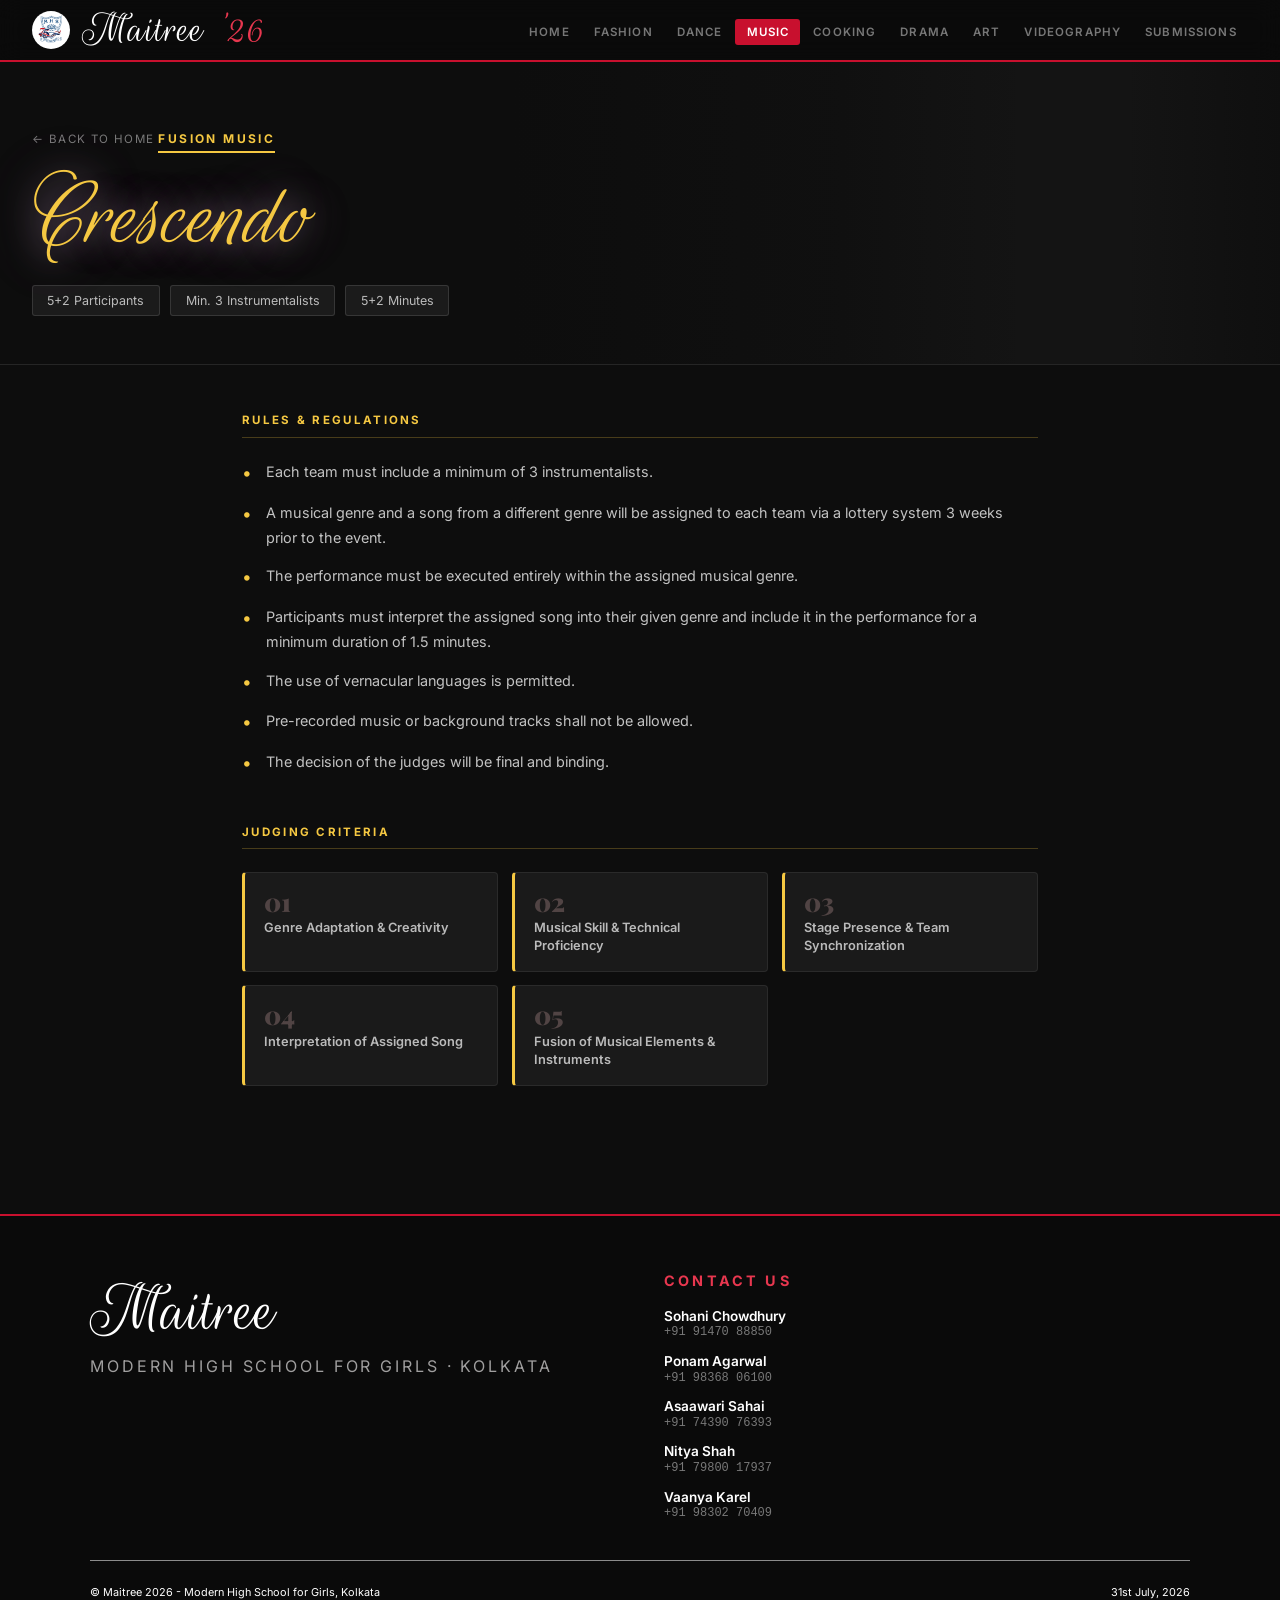
<file: crescendo.html>
<!DOCTYPE html>
<html lang="en">
<head>
  <meta charset="UTF-8">
  <meta name="viewport" content="width=device-width, initial-scale=1.0">
  <title>Crescendo - Maitree 2026</title>
  <link rel="stylesheet" href="style.css">
  <link rel="preconnect" href="https://fonts.googleapis.com">
  <link rel="preconnect" href="https://fonts.gstatic.com" crossorigin>
  <link href="https://fonts.googleapis.com/css2?family=Gamja+Flower&family=Rouge+Script&display=swap" rel="stylesheet">
</head>
<body>

  <!-- navbar -->
  <nav>
    <div class="nav-left">
    <img src="logo.png" class="nav-img">
    <a class="nav-logo" href="index.html">Maitree <span>'26</span></a>
  </div>
    <ul class="nav-links" id="navLinks">
      <li><a href="index.html">Home</a></li>
      <li><a href="metamorphosis.html">Fashion</a></li>
      <li><a href="footnotes.html">Dance</a></li>
      <li><a href="crescendo.html" class="active">Music</a></li>
      <li><a href="whisked.html">Cooking</a></li>
      <li><a href="curtain.html">Drama</a></li>
      <li><a href="stroked.html">Art</a></li>
      <li><a href="cue.html">Videography</a></li>
      <li><a href="submissions.html">Submissions</a></li>
    </ul>
    <div class="hamburger" id="hamburger" onclick="toggleMenu()">
      <span></span><span></span><span></span>
    </div>
  </nav>

  <div class="page-wrapper">

    <!-- main -->
    <div class="event-hero music">
      <a class="back-btn" href="index.html">← Back to Home</a>
      <span class="event-type-tag">Fusion Music</span>
      <h1 class="event-title">Crescendo</h1>
      <div class="event-quickstats">
        <span class="stat-pill">5+2 Participants</span>
        <span class="stat-pill">Min. 3 Instrumentalists</span>
        <span class="stat-pill">5+2 Minutes</span>
      </div>
    </div>

    <!-- content -->
    <div class="event-content">

      <div class="content-block fade-in">
        <h3>Rules &amp; Regulations</h3>
        <ul class="rules-list">
          <li>Each team must include a minimum of 3 instrumentalists.</li>
          <li>A musical genre and a song from a different genre will be assigned to each team via a lottery system 3 weeks prior to the event.</li>
          <li>The performance must be executed entirely within the assigned musical genre.</li>
          <li>Participants must interpret the assigned song into their given genre and include it in the performance for a minimum duration of 1.5 minutes.</li>
          <li>The use of vernacular languages is permitted.</li>
          <li>Pre-recorded music or background tracks shall not be allowed.</li>
          <li>The decision of the judges will be final and binding.</li>
        </ul>
      </div>

      <div class="content-block fade-in">
        <h3>Judging Criteria</h3>
        <div class="judging-grid">
          <div class="judging-item"><div class="num">01</div><p>Genre Adaptation &amp; Creativity</p></div>
          <div class="judging-item"><div class="num">02</div><p>Musical Skill &amp; Technical Proficiency</p></div>
          <div class="judging-item"><div class="num">03</div><p>Stage Presence &amp; Team Synchronization</p></div>
          <div class="judging-item"><div class="num">04</div><p>Interpretation of Assigned Song</p></div>
          <div class="judging-item"><div class="num">05</div><p>Fusion of Musical Elements &amp; Instruments</p></div>
        </div>
      </div>

    </div>

    <!-- footer -->
    <footer>
      <div class="footer-inner">
        <div>
          <div class="footer-brand">Maitree</div>
          <div class="footer-school">Modern High School for Girls · Kolkata</div>
        </div>
        <div class="footer-contact">
          <h4>Contact Us</h4>
          <ul class="contact-list">
            <li><span class="contact-name">Sohani Chowdhury</span><span class="contact-num">+91 91470 88850</span></li>
            <li><span class="contact-name">Ponam Agarwal</span><span class="contact-num">+91 98368 06100</span></li>
            <li><span class="contact-name">Asaawari Sahai</span><span class="contact-num">+91 74390 76393</span></li>
            <li><span class="contact-name">Nitya Shah</span><span class="contact-num">+91 79800 17937</span></li>
            <li><span class="contact-name">Vaanya Karel</span><span class="contact-num">+91 98302 70409</span></li>
          </ul>
        </div>
      </div>
      <div class="footer-bottom">
        <span>© Maitree 2026 - Modern High School for Girls, Kolkata</span>
        <span>31st July, 2026</span>
      </div>
    </footer>

  </div>

  <script>
    function toggleMenu() { document.getElementById('navLinks').classList.toggle('open'); }
    setTimeout(() => { document.querySelectorAll('.fade-in').forEach(el => el.classList.add('visible')); }, 150);
  </script>
</body>
</html>
</file>
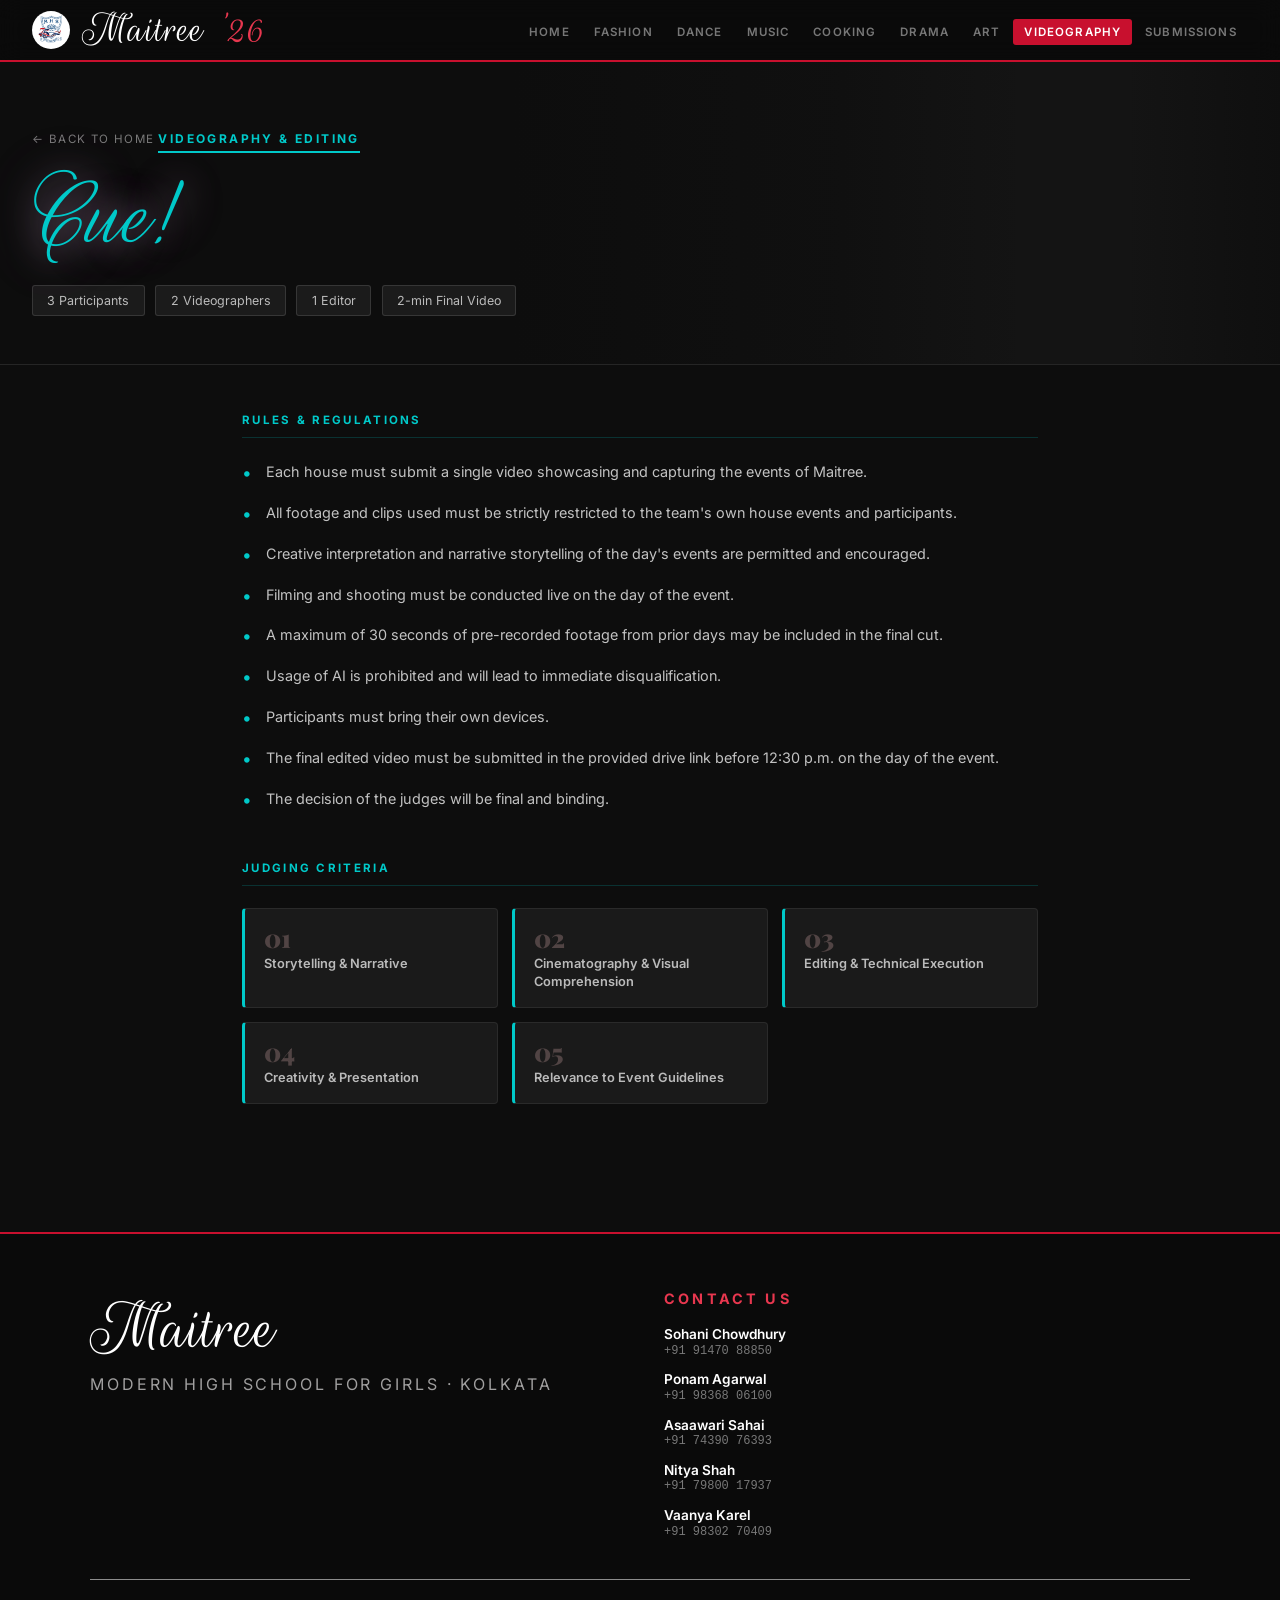
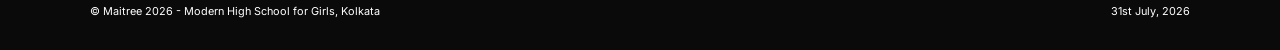
<file: cue.html>
<!DOCTYPE html>
<html lang="en">
<head>
  <meta charset="UTF-8">
  <meta name="viewport" content="width=device-width, initial-scale=1.0">
  <title>Cue! - Maitree 2026</title>
  <link rel="stylesheet" href="style.css">
  <link rel="preconnect" href="https://fonts.googleapis.com">
  <link rel="preconnect" href="https://fonts.gstatic.com" crossorigin>
  <link href="https://fonts.googleapis.com/css2?family=Gamja+Flower&family=Rouge+Script&display=swap" rel="stylesheet">
</head>
<body>

  <!-- navbar -->
  <nav>
    <div class="nav-left">
    <img src="logo.png" class="nav-img">
    <a class="nav-logo" href="index.html">Maitree <span>'26</span></a>
  </div>
    <ul class="nav-links" id="navLinks">
      <li><a href="index.html">Home</a></li>
      <li><a href="metamorphosis.html">Fashion</a></li>
      <li><a href="footnotes.html">Dance</a></li>
      <li><a href="crescendo.html">Music</a></li>
      <li><a href="whisked.html">Cooking</a></li>
      <li><a href="curtain.html">Drama</a></li>
      <li><a href="stroked.html">Art</a></li>
      <li><a href="cue.html" class="active">Videography</a></li>
      <li><a href="submissions.html">Submissions</a></li>
    </ul>
    <div class="hamburger" id="hamburger" onclick="toggleMenu()">
      <span></span><span></span><span></span>
    </div>
  </nav>

  <div class="page-wrapper">

    <!-- main -->
    <div class="event-hero video">
      <a class="back-btn" href="index.html">← Back to Home</a>
      <span class="event-type-tag">Videography &amp; Editing</span>
      <h1 class="event-title">Cue!</h1>
      <div class="event-quickstats">
        <span class="stat-pill">3 Participants</span>
        <span class="stat-pill">2 Videographers</span>
        <span class="stat-pill">1 Editor</span>
        <span class="stat-pill">2-min Final Video</span>
      </div>
    </div>

    <!-- content -->
    <div class="event-content">

      <div class="content-block fade-in">
        <h3>Rules &amp; Regulations</h3>
        <ul class="rules-list">
          <li>Each house must submit a single video showcasing and capturing the events of Maitree.</li>
          <li>All footage and clips used must be strictly restricted to the team's own house events and participants.</li>
          <li>Creative interpretation and narrative storytelling of the day's events are permitted and encouraged.</li>
          <li>Filming and shooting must be conducted live on the day of the event.</li>
          <li>A maximum of 30 seconds of pre-recorded footage from prior days may be included in the final cut.</li>
          <li>Usage of AI is prohibited and will lead to immediate disqualification.</li>
          <li>Participants must bring their own devices.</li>
          <li>The final edited video must be submitted in the provided drive link before 12:30 p.m. on the day of the event.</li>
          <li>The decision of the judges will be final and binding.</li>
        </ul>
      </div>

      <div class="content-block fade-in">
        <h3>Judging Criteria</h3>
        <div class="judging-grid">
          <div class="judging-item"><div class="num">01</div><p>Storytelling &amp; Narrative</p></div>
          <div class="judging-item"><div class="num">02</div><p>Cinematography &amp; Visual Comprehension</p></div>
          <div class="judging-item"><div class="num">03</div><p>Editing &amp; Technical Execution</p></div>
          <div class="judging-item"><div class="num">04</div><p>Creativity &amp; Presentation</p></div>
          <div class="judging-item"><div class="num">05</div><p>Relevance to Event Guidelines</p></div>
        </div>
      </div>

    </div>

    <!-- footer -->
    <footer>
      <div class="footer-inner">
        <div>
          <div class="footer-brand">Maitree</div>
          <div class="footer-school">Modern High School for Girls · Kolkata</div>
        </div>
        <div class="footer-contact">
          <h4>Contact Us</h4>
          <ul class="contact-list">
            <li><span class="contact-name">Sohani Chowdhury</span><span class="contact-num">+91 91470 88850</span></li>
            <li><span class="contact-name">Ponam Agarwal</span><span class="contact-num">+91 98368 06100</span></li>
            <li><span class="contact-name">Asaawari Sahai</span><span class="contact-num">+91 74390 76393</span></li>
            <li><span class="contact-name">Nitya Shah</span><span class="contact-num">+91 79800 17937</span></li>
            <li><span class="contact-name">Vaanya Karel</span><span class="contact-num">+91 98302 70409</span></li>
          </ul>
        </div>
      </div>
      <div class="footer-bottom">
        <span>© Maitree 2026 - Modern High School for Girls, Kolkata</span>
        <span>31st July, 2026</span>
      </div>
    </footer>

  </div>

  <script>
    function toggleMenu() { document.getElementById('navLinks').classList.toggle('open'); }
    setTimeout(() => { document.querySelectorAll('.fade-in').forEach(el => el.classList.add('visible')); }, 150);
  </script>
</body>
</html>
</file>
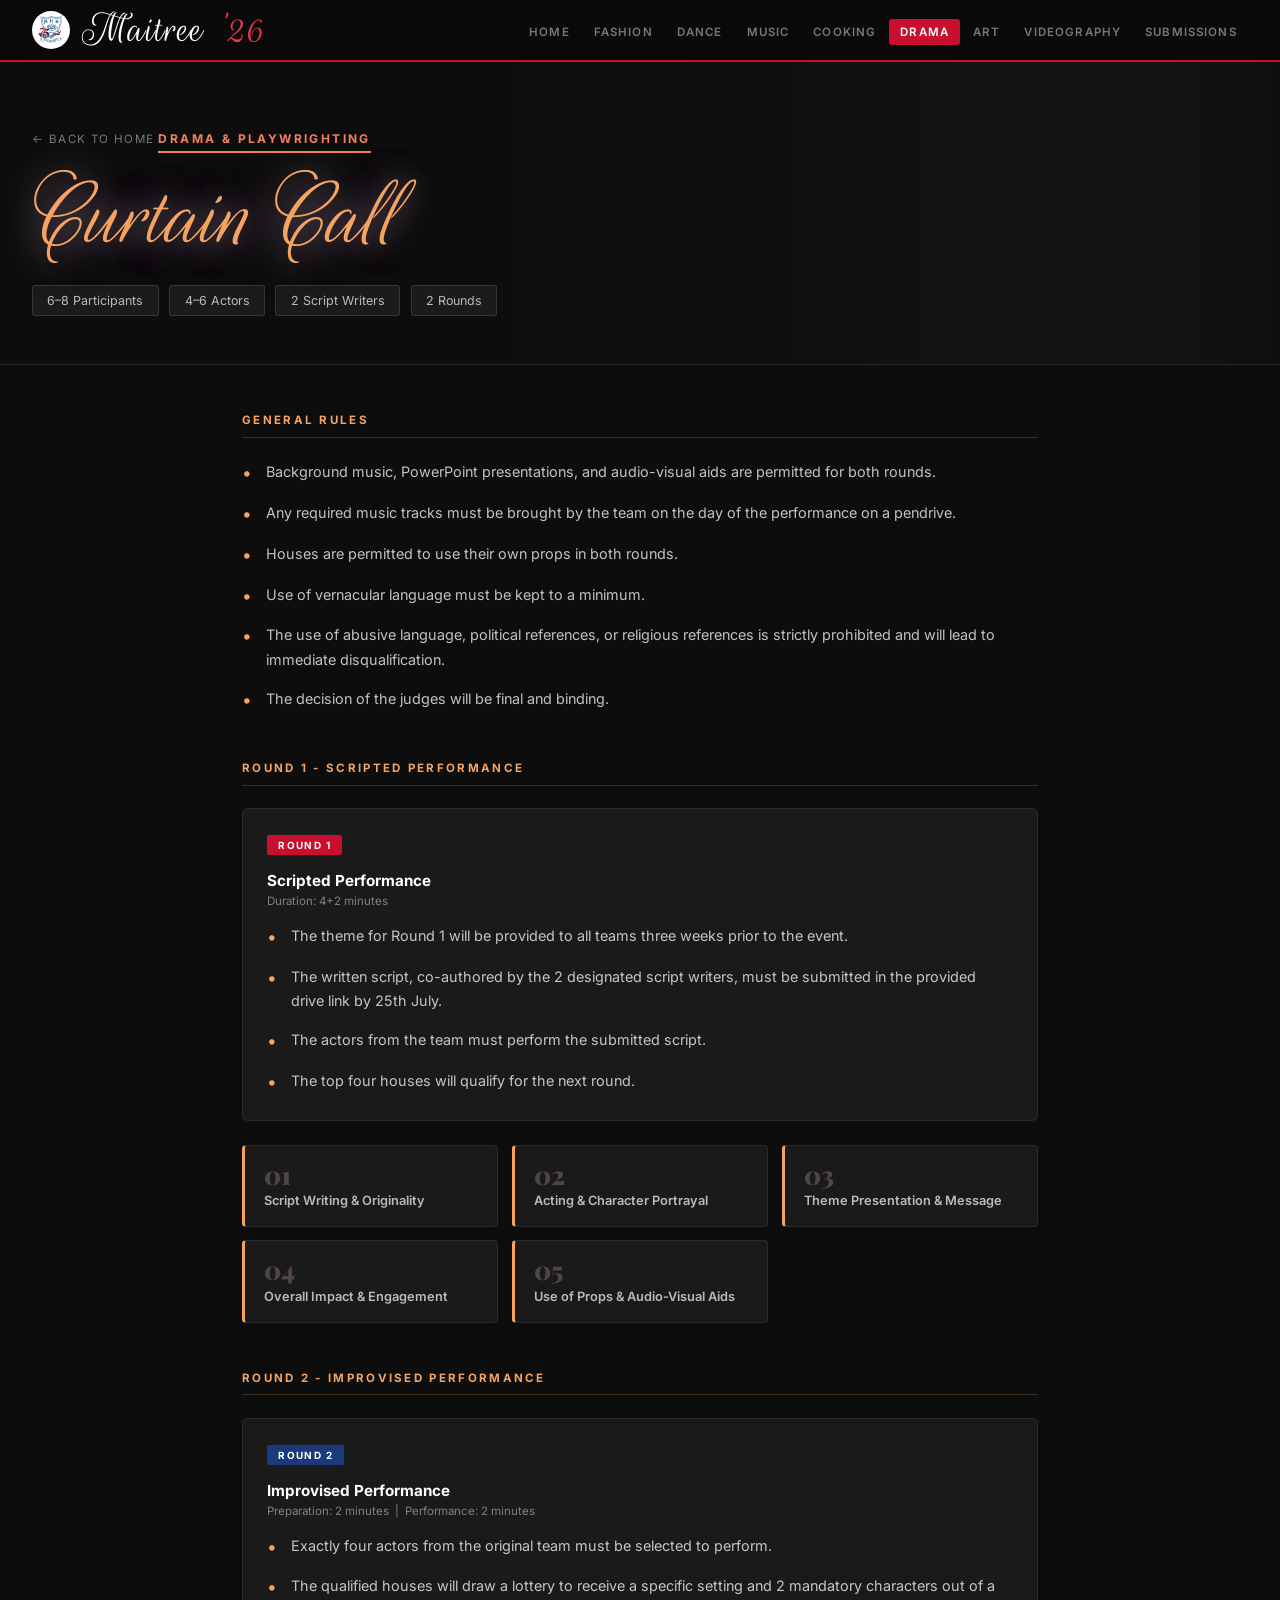
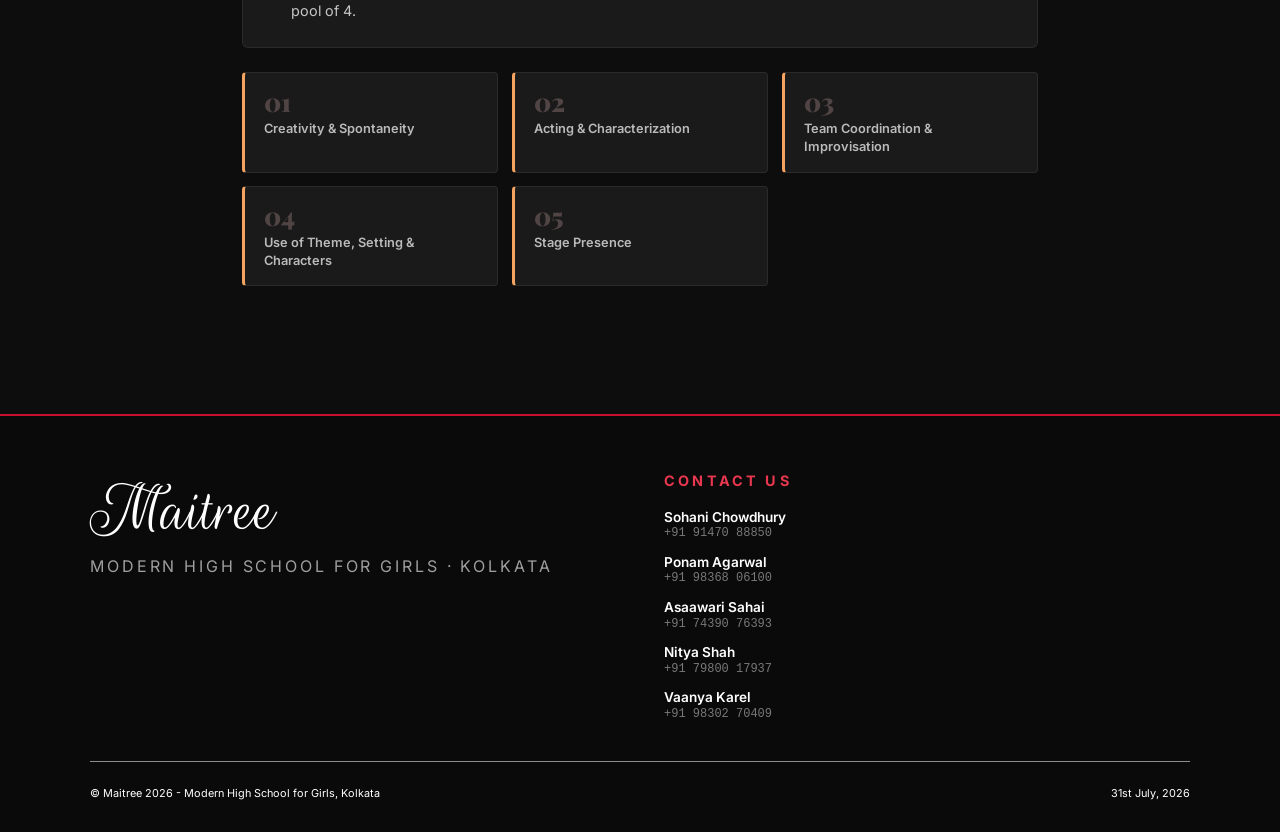
<file: curtain.html>
<!DOCTYPE html>
<html lang="en">
<head>
  <meta charset="UTF-8">
  <meta name="viewport" content="width=device-width, initial-scale=1.0">
  <title>Curtain Call - Maitree 2026</title>
  <link rel="stylesheet" href="style.css">
  <link rel="preconnect" href="https://fonts.googleapis.com">
  <link rel="preconnect" href="https://fonts.gstatic.com" crossorigin>
  <link href="https://fonts.googleapis.com/css2?family=Gamja+Flower&family=Rouge+Script&display=swap" rel="stylesheet">
</head>
<body>

  <!-- navbar -->
  <nav>
    <div class="nav-left">
    <img src="logo.png" class="nav-img">
    <a class="nav-logo" href="index.html">Maitree <span>'26</span></a>
  </div>
    <ul class="nav-links" id="navLinks">
      <li><a href="index.html">Home</a></li>
      <li><a href="metamorphosis.html">Fashion</a></li>
      <li><a href="footnotes.html">Dance</a></li>
      <li><a href="crescendo.html">Music</a></li>
      <li><a href="whisked.html">Cooking</a></li>
      <li><a href="curtain.html" class="active">Drama</a></li>
      <li><a href="stroked.html">Art</a></li>
      <li><a href="cue.html">Videography</a></li>
      <li><a href="submissions.html">Submissions</a></li>
    </ul>
    <div class="hamburger" id="hamburger" onclick="toggleMenu()">
      <span></span><span></span><span></span>
    </div>
  </nav>

  <div class="page-wrapper">

    <!-- main -->
    <div class="event-hero drama">
      <a class="back-btn" href="index.html">← Back to Home</a>
      <span class="event-type-tag">Drama &amp; Playwrighting</span>
      <h1 class="event-title">Curtain Call</h1>
      <div class="event-quickstats">
        <span class="stat-pill">6–8 Participants</span>
        <span class="stat-pill">4–6 Actors</span>
        <span class="stat-pill">2 Script Writers</span>
        <span class="stat-pill">2 Rounds</span>
      </div>
    </div>

    <!-- content -->
    <div class="event-content">

      <div class="content-block fade-in">
        <h3>General Rules</h3>
        <ul class="rules-list">
          <li>Background music, PowerPoint presentations, and audio-visual aids are permitted for both rounds.</li>
          <li>Any required music tracks must be brought by the team on the day of the performance on a pendrive.</li>
          <li>Houses are permitted to use their own props in both rounds.</li>
          <li>Use of vernacular language must be kept to a minimum.</li>
          <li>The use of abusive language, political references, or religious references is strictly prohibited and will lead to immediate disqualification.</li>
          <li>The decision of the judges will be final and binding.</li>
        </ul>
      </div>

      <div class="content-block fade-in">
        <h3>Round 1 - Scripted Performance</h3>
        <div class="round-block">
          <span class="round-badge">Round 1</span>
          <h4>Scripted Performance</h4>
          <p class="round-meta">Duration: 4+2 minutes</p>
          <ul class="rules-list">
            <li>The theme for Round 1 will be provided to all teams three weeks prior to the event.</li>
            <li>The written script, co-authored by the 2 designated script writers, must be submitted in the provided drive link by 25th July.</li>
            <li>The actors from the team must perform the submitted script.</li>
            <li>The top four houses will qualify for the next round.</li>
          </ul>
        </div>
        <div class="judging-grid">
          <div class="judging-item"><div class="num">01</div><p>Script Writing &amp; Originality</p></div>
          <div class="judging-item"><div class="num">02</div><p>Acting &amp; Character Portrayal</p></div>
          <div class="judging-item"><div class="num">03</div><p>Theme Presentation &amp; Message</p></div>
          <div class="judging-item"><div class="num">04</div><p>Overall Impact &amp; Engagement</p></div>
          <div class="judging-item"><div class="num">05</div><p>Use of Props &amp; Audio-Visual Aids</p></div>
        </div>
      </div>

      <div class="content-block fade-in">
        <h3>Round 2 - Improvised Performance</h3>
        <div class="round-block">
          <span class="round-badge blue">Round 2</span>
          <h4>Improvised Performance</h4>
          <p class="round-meta">Preparation: 2 minutes &nbsp;|&nbsp; Performance: 2 minutes</p>
          <ul class="rules-list">
            <li>Exactly four actors from the original team must be selected to perform.</li>
            <li>The qualified houses will draw a lottery to receive a specific setting and 2 mandatory characters out of a pool of 4.</li>
          </ul>
        </div>
        <div class="judging-grid">
          <div class="judging-item"><div class="num">01</div><p>Creativity &amp; Spontaneity</p></div>
          <div class="judging-item"><div class="num">02</div><p>Acting &amp; Characterization</p></div>
          <div class="judging-item"><div class="num">03</div><p>Team Coordination &amp; Improvisation</p></div>
          <div class="judging-item"><div class="num">04</div><p>Use of Theme, Setting &amp; Characters</p></div>
          <div class="judging-item"><div class="num">05</div><p>Stage Presence</p></div>
        </div>
      </div>

    </div>

    <!-- footer -->
    <footer>
      <div class="footer-inner">
        <div>
          <div class="footer-brand">Maitree</div>
          <div class="footer-school">Modern High School for Girls · Kolkata</div>
        </div>
        <div class="footer-contact">
          <h4>Contact Us</h4>
          <ul class="contact-list">
            <li><span class="contact-name">Sohani Chowdhury</span><span class="contact-num">+91 91470 88850</span></li>
            <li><span class="contact-name">Ponam Agarwal</span><span class="contact-num">+91 98368 06100</span></li>
            <li><span class="contact-name">Asaawari Sahai</span><span class="contact-num">+91 74390 76393</span></li>
            <li><span class="contact-name">Nitya Shah</span><span class="contact-num">+91 79800 17937</span></li>
            <li><span class="contact-name">Vaanya Karel</span><span class="contact-num">+91 98302 70409</span></li>
          </ul>
        </div>
      </div>
      <div class="footer-bottom">
        <span>© Maitree 2026 - Modern High School for Girls, Kolkata</span>
        <span>31st July, 2026</span>
      </div>
    </footer>

  </div>

  <script>
    function toggleMenu() { document.getElementById('navLinks').classList.toggle('open'); }
    setTimeout(() => { document.querySelectorAll('.fade-in').forEach(el => el.classList.add('visible')); }, 150);
  </script>
</body>
</html>
</file>
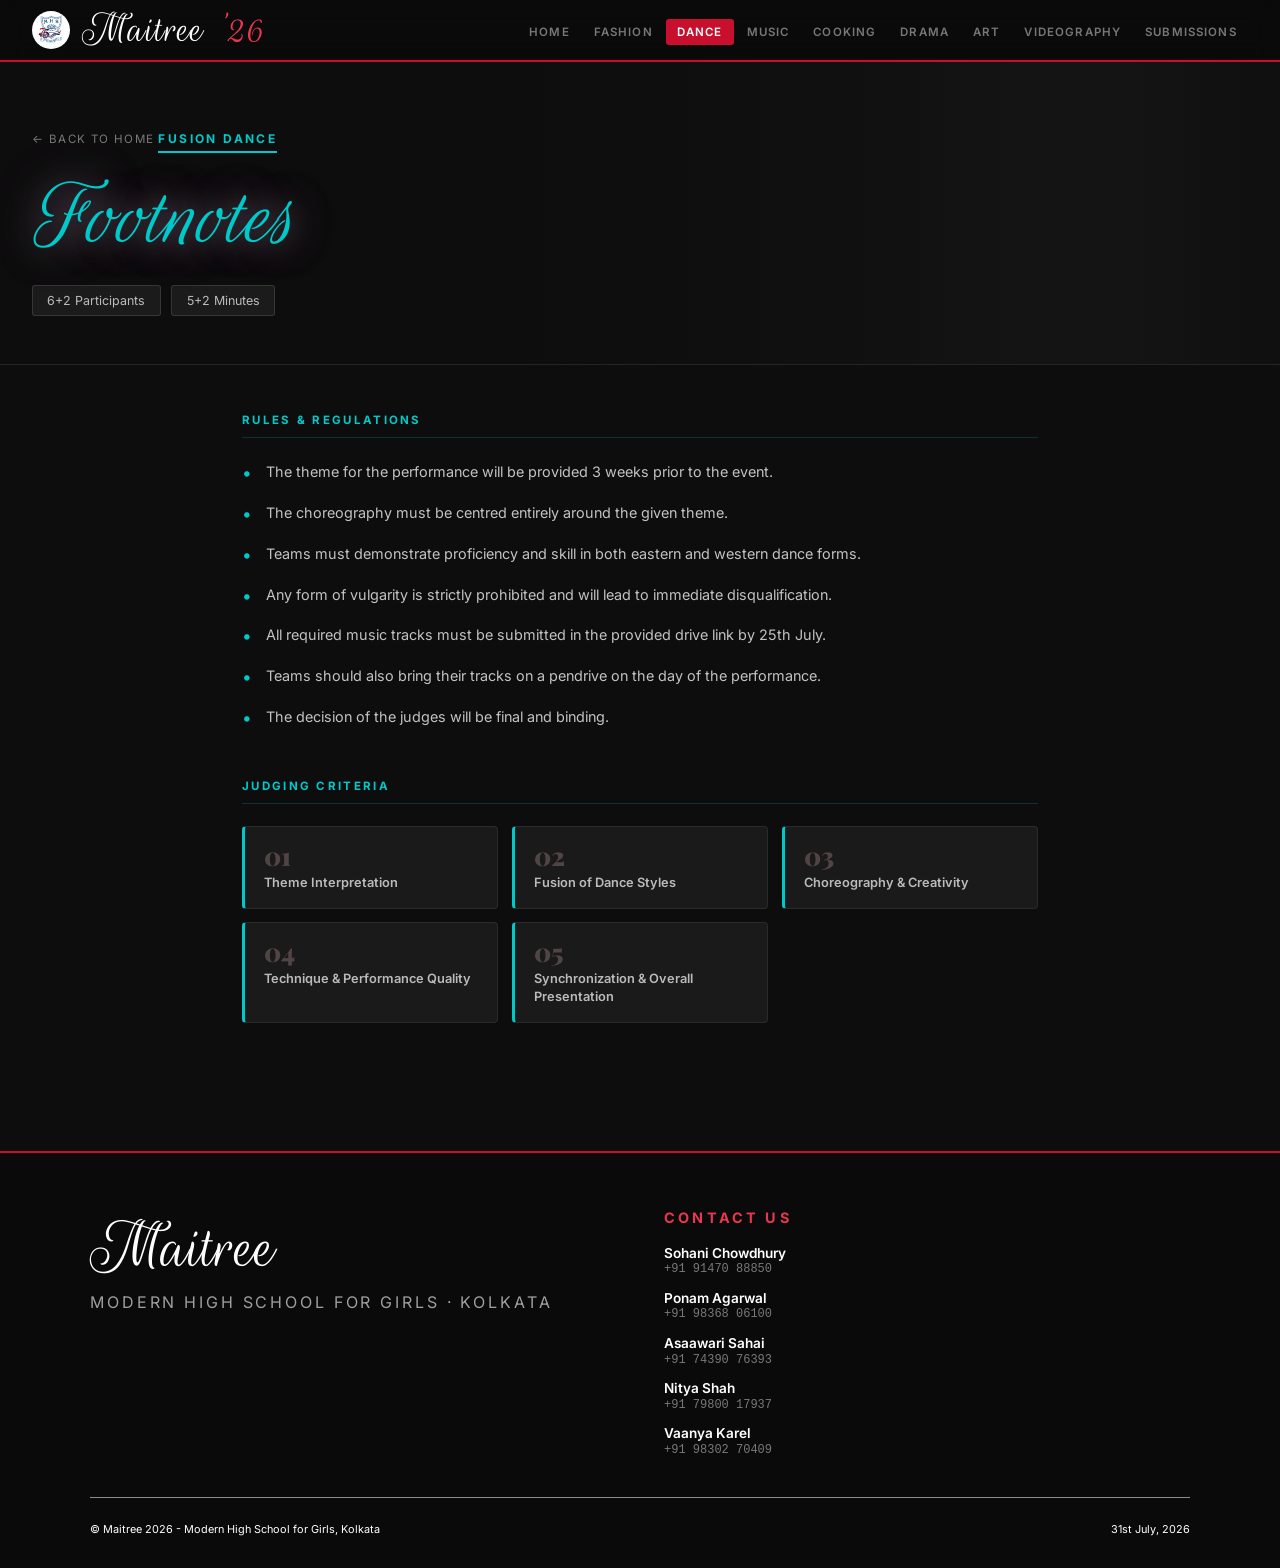
<file: footnotes.html>
<!DOCTYPE html>
<html lang="en">
<head>
  <meta charset="UTF-8">
  <meta name="viewport" content="width=device-width, initial-scale=1.0">
  <title>Footnotes - Maitree 2026</title>
  <link rel="stylesheet" href="style.css">
  <link rel="preconnect" href="https://fonts.googleapis.com">
  <link rel="preconnect" href="https://fonts.gstatic.com" crossorigin>
  <link href="https://fonts.googleapis.com/css2?family=Gamja+Flower&family=Rouge+Script&display=swap" rel="stylesheet">
</head>
<body>

  <!-- navbar -->
  <nav>
    <div class="nav-left">
    <img src="logo.png" class="nav-img">
    <a class="nav-logo" href="index.html">Maitree <span>'26</span></a>
  </div>
    <ul class="nav-links" id="navLinks">
      <li><a href="index.html">Home</a></li>
      <li><a href="metamorphosis.html">Fashion</a></li>
      <li><a href="footnotes.html" class="active">Dance</a></li>
      <li><a href="crescendo.html">Music</a></li>
      <li><a href="whisked.html">Cooking</a></li>
      <li><a href="curtain.html">Drama</a></li>
      <li><a href="stroked.html">Art</a></li>
      <li><a href="cue.html">Videography</a></li>
      <li><a href="submissions.html">Submissions</a></li>
    </ul>
    <div class="hamburger" id="hamburger" onclick="toggleMenu()">
      <span></span><span></span><span></span>
    </div>
  </nav>

  <div class="page-wrapper">

    <!-- main -->
    <div class="event-hero dance">
      <a class="back-btn" href="index.html">← Back to Home</a>
      <span class="event-type-tag">Fusion Dance</span>
      <h1 class="event-title">Footnotes</h1>
      <div class="event-quickstats">
        <span class="stat-pill">6+2 Participants</span>
        <span class="stat-pill">5+2 Minutes</span>
      </div>
    </div>

    <!-- content -->
    <div class="event-content">

      <div class="content-block fade-in">
        <h3>Rules &amp; Regulations</h3>
        <ul class="rules-list">
          <li>The theme for the performance will be provided 3 weeks prior to the event.</li>
          <li>The choreography must be centred entirely around the given theme.</li>
          <li>Teams must demonstrate proficiency and skill in both eastern and western dance forms.</li>
          <li>Any form of vulgarity is strictly prohibited and will lead to immediate disqualification.</li>
          <li>All required music tracks must be submitted in the provided drive link by 25th July.</li>
          <li>Teams should also bring their tracks on a pendrive on the day of the performance.</li>
          <li>The decision of the judges will be final and binding.</li>
        </ul>
      </div>

      <div class="content-block fade-in">
        <h3>Judging Criteria</h3>
        <div class="judging-grid">
          <div class="judging-item"><div class="num">01</div><p>Theme Interpretation</p></div>
          <div class="judging-item"><div class="num">02</div><p>Fusion of Dance Styles</p></div>
          <div class="judging-item"><div class="num">03</div><p>Choreography &amp; Creativity</p></div>
          <div class="judging-item"><div class="num">04</div><p>Technique &amp; Performance Quality</p></div>
          <div class="judging-item"><div class="num">05</div><p>Synchronization &amp; Overall Presentation</p></div>
        </div>
      </div>

    </div>

    <!-- footer -->
    <footer>
      <div class="footer-inner">
        <div>
          <div class="footer-brand">Maitree</div>
          <div class="footer-school">Modern High School for Girls · Kolkata</div>
        </div>
        <div class="footer-contact">
          <h4>Contact Us</h4>
          <ul class="contact-list">
            <li><span class="contact-name">Sohani Chowdhury</span><span class="contact-num">+91 91470 88850</span></li>
            <li><span class="contact-name">Ponam Agarwal</span><span class="contact-num">+91 98368 06100</span></li>
            <li><span class="contact-name">Asaawari Sahai</span><span class="contact-num">+91 74390 76393</span></li>
            <li><span class="contact-name">Nitya Shah</span><span class="contact-num">+91 79800 17937</span></li>
            <li><span class="contact-name">Vaanya Karel</span><span class="contact-num">+91 98302 70409</span></li>
          </ul>
        </div>
      </div>
      <div class="footer-bottom">
        <span>© Maitree 2026 - Modern High School for Girls, Kolkata</span>
        <span>31st July, 2026</span>
      </div>
    </footer>

  </div>

  <script>
    function toggleMenu() { document.getElementById('navLinks').classList.toggle('open'); }
    setTimeout(() => { document.querySelectorAll('.fade-in').forEach(el => el.classList.add('visible')); }, 150);
  </script>
</body>
</html>
</file>
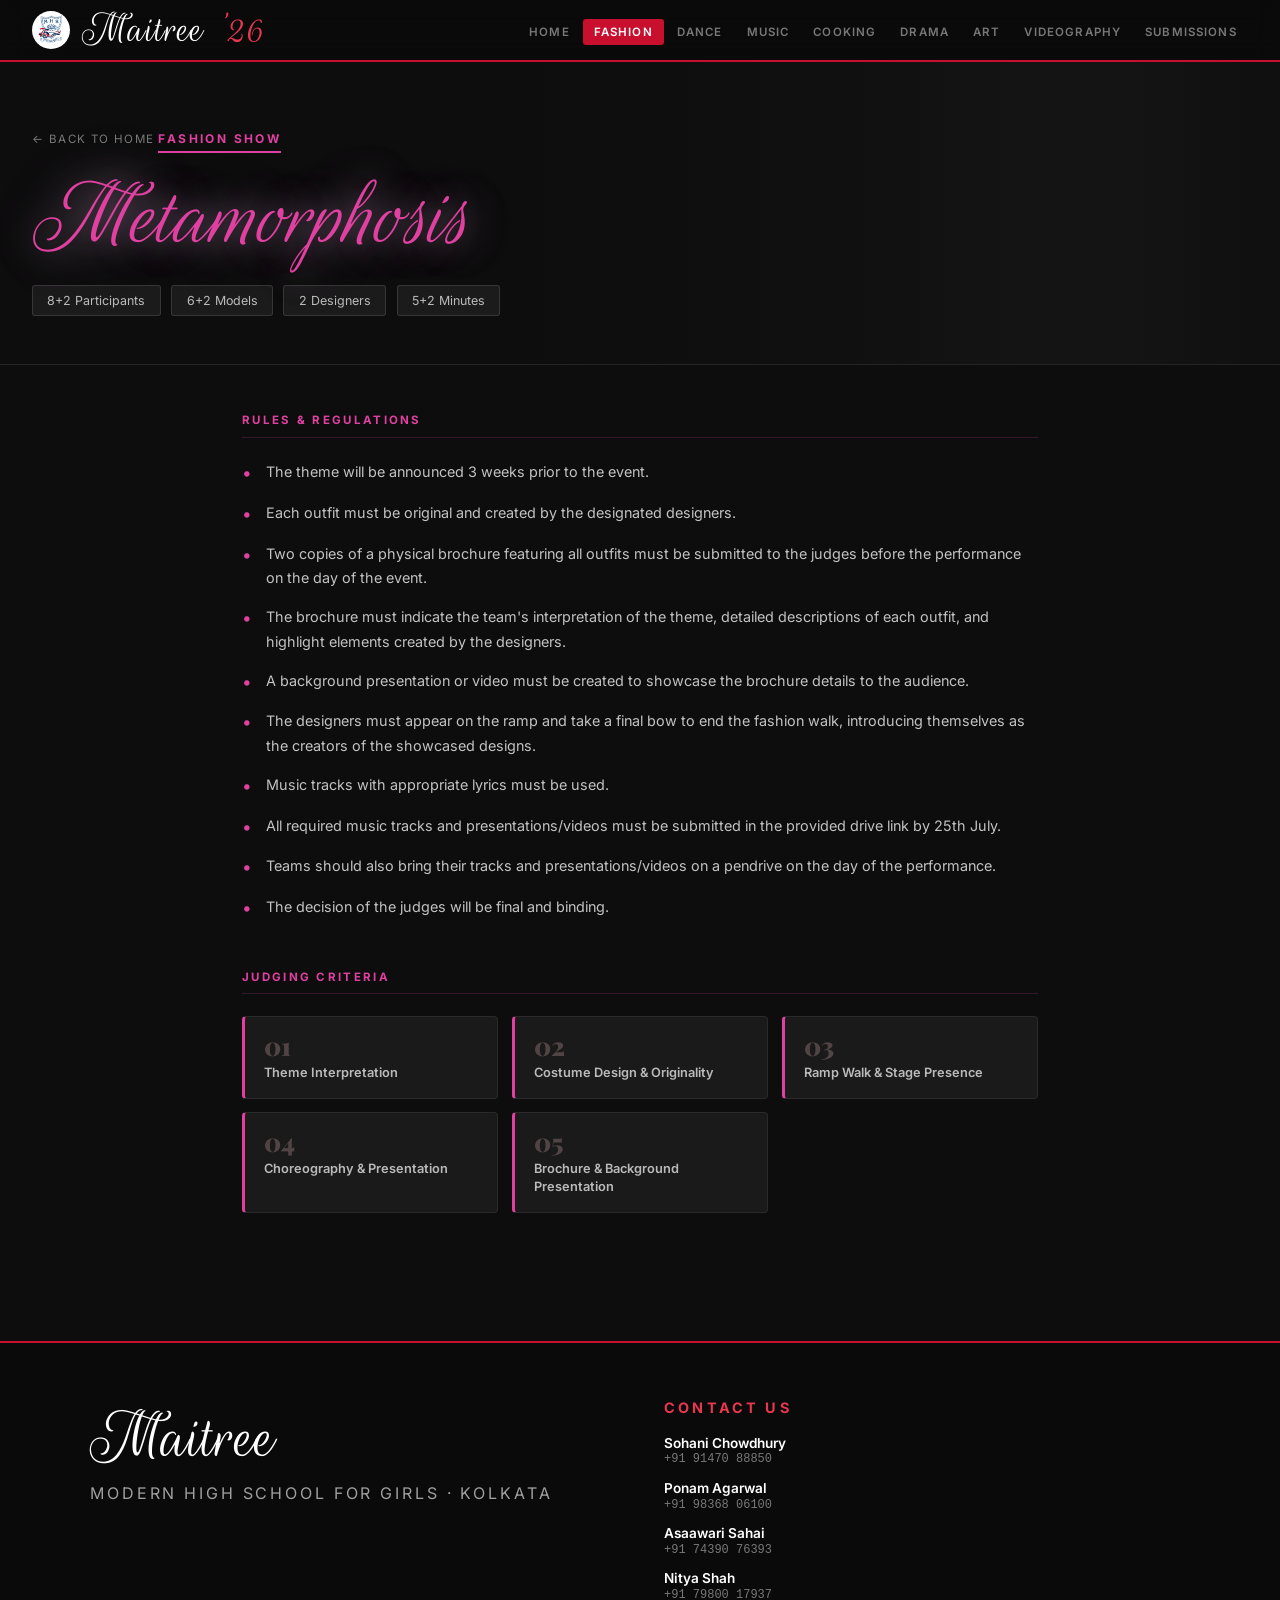
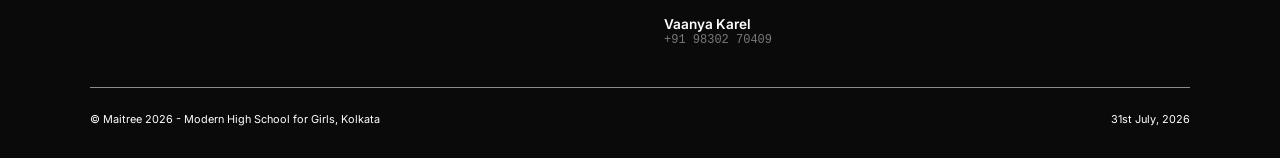
<file: metamorphosis.html>
<!DOCTYPE html>
<html lang="en">
<head>
  <meta charset="UTF-8">
  <meta name="viewport" content="width=device-width, initial-scale=1.0">
  <title>Metamorphosis - Maitree 2026</title>
  <link rel="stylesheet" href="style.css">
  <link rel="preconnect" href="https://fonts.googleapis.com">
  <link rel="preconnect" href="https://fonts.gstatic.com" crossorigin>
  <link href="https://fonts.googleapis.com/css2?family=Gamja+Flower&family=Rouge+Script&display=swap" rel="stylesheet">
</head>
<body>

  <!-- navbar -->
  <nav>
    <div class="nav-left">
    <img src="logo.png" class="nav-img">
    <a class="nav-logo" href="index.html">Maitree <span>'26</span></a>
  </div>
    <ul class="nav-links" id="navLinks">
      <li><a href="index.html">Home</a></li>
      <li><a href="metamorphosis.html" class="active">Fashion</a></li>
      <li><a href="footnotes.html">Dance</a></li>
      <li><a href="crescendo.html">Music</a></li>
      <li><a href="whisked.html">Cooking</a></li>
      <li><a href="curtain.html">Drama</a></li>
      <li><a href="stroked.html">Art</a></li>
      <li><a href="cue.html">Videography</a></li>
      <li><a href="submissions.html">Submissions</a></li>
    </ul>
    <div class="hamburger" id="hamburger" onclick="toggleMenu()">
      <span></span><span></span><span></span>
    </div>
  </nav>

  <div class="page-wrapper">

    <!-- main -->
    <div class="event-hero fashion">
      <a class="back-btn" href="index.html">← Back to Home</a>
      <span class="event-type-tag">Fashion Show</span>
      <h1 class="event-title">Metamorphosis</h1>
      <div class="event-quickstats">
        <span class="stat-pill">8+2 Participants</span>
        <span class="stat-pill">6+2 Models</span>
        <span class="stat-pill">2 Designers</span>
        <span class="stat-pill">5+2 Minutes</span>
      </div>
    </div>

    <!-- content -->
    <div class="event-content">

      <div class="content-block fade-in">
        <h3>Rules &amp; Regulations</h3>
        <ul class="rules-list">
          <li>The theme will be announced 3 weeks prior to the event.</li>
          <li>Each outfit must be original and created by the designated designers.</li>
          <li>Two copies of a physical brochure featuring all outfits must be submitted to the judges before the performance on the day of the event.</li>
          <li>The brochure must indicate the team's interpretation of the theme, detailed descriptions of each outfit, and highlight elements created by the designers.</li>
          <li>A background presentation or video must be created to showcase the brochure details to the audience.</li>
          <li>The designers must appear on the ramp and take a final bow to end the fashion walk, introducing themselves as the creators of the showcased designs.</li>
          <li>Music tracks with appropriate lyrics must be used.</li>
          <li>All required music tracks and presentations/videos must be submitted in the provided drive link by 25th July.</li>
          <li>Teams should also bring their tracks and presentations/videos on a pendrive on the day of the performance.</li>
          <li>The decision of the judges will be final and binding.</li>
        </ul>
      </div>

      <div class="content-block fade-in">
        <h3>Judging Criteria</h3>
        <div class="judging-grid">
          <div class="judging-item"><div class="num">01</div><p>Theme Interpretation</p></div>
          <div class="judging-item"><div class="num">02</div><p>Costume Design &amp; Originality</p></div>
          <div class="judging-item"><div class="num">03</div><p>Ramp Walk &amp; Stage Presence</p></div>
          <div class="judging-item"><div class="num">04</div><p>Choreography &amp; Presentation</p></div>
          <div class="judging-item"><div class="num">05</div><p>Brochure &amp; Background Presentation</p></div>
        </div>
      </div>

    </div>

    <!-- footer -->
    <footer>
      <div class="footer-inner">
        <div>
          <div class="footer-brand">Maitree</div>
          <div class="footer-school">Modern High School for Girls · Kolkata</div>
        </div>
        <div class="footer-contact">
          <h4>Contact Us</h4>
          <ul class="contact-list">
           <li><span class="contact-name">Sohani Chowdhury</span><span class="contact-num">+91 91470 88850</span></li>
            <li><span class="contact-name">Ponam Agarwal</span><span class="contact-num">+91 98368 06100</span></li>
            <li><span class="contact-name">Asaawari Sahai</span><span class="contact-num">+91 74390 76393</span></li>
            <li><span class="contact-name">Nitya Shah</span><span class="contact-num">+91 79800 17937</span></li>
            <li><span class="contact-name">Vaanya Karel</span><span class="contact-num">+91 98302 70409</span></li>
          </ul>
        </div>
      </div>
      <div class="footer-bottom">
        <span>© Maitree 2026 - Modern High School for Girls, Kolkata</span>
        <span>31st July, 2026</span>
      </div>
    </footer>

  </div>

  <script>
    function toggleMenu() { document.getElementById('navLinks').classList.toggle('open'); }
    setTimeout(() => { document.querySelectorAll('.fade-in').forEach(el => el.classList.add('visible')); }, 150);
  </script>
</body>
</html>
</file>
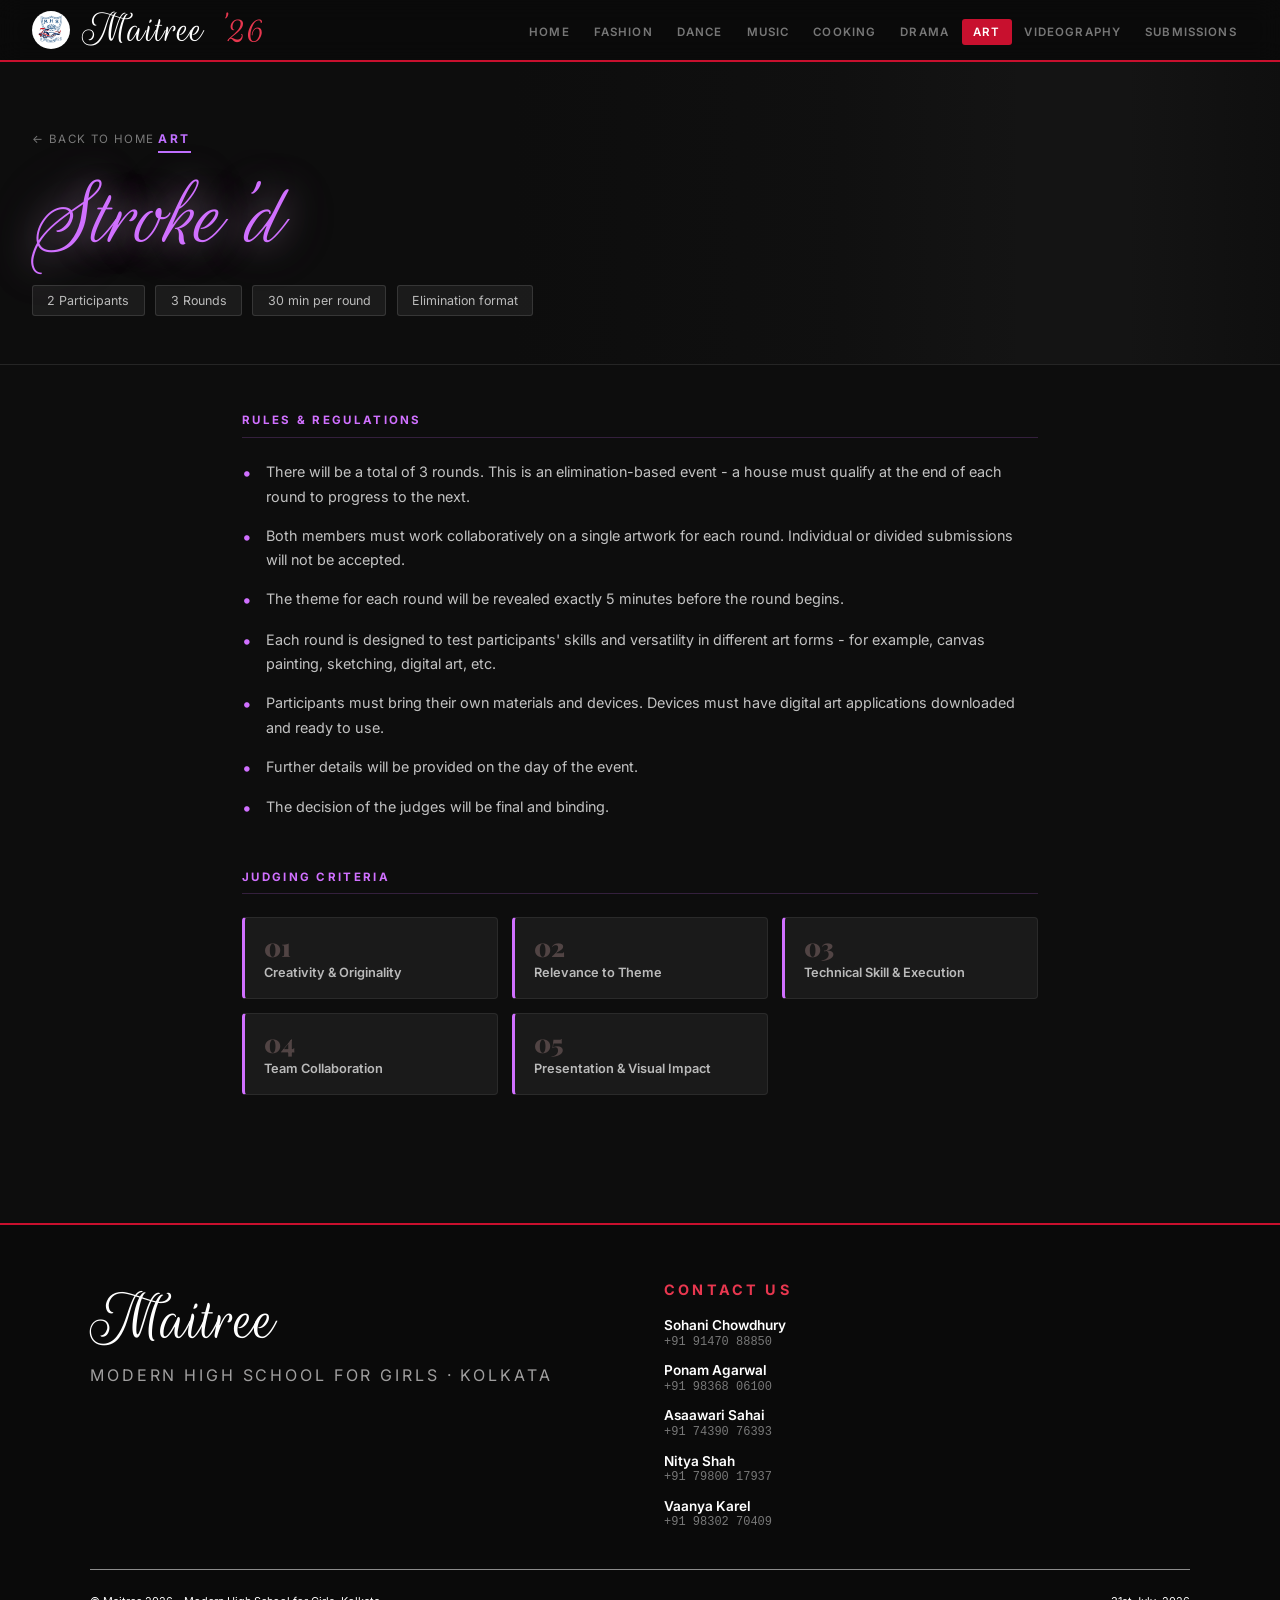
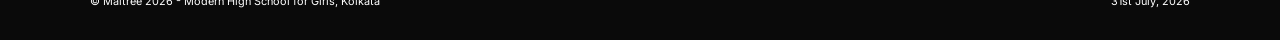
<file: stroked.html>
<!DOCTYPE html>
<html lang="en">
<head>
  <meta charset="UTF-8">
  <meta name="viewport" content="width=device-width, initial-scale=1.0">
  <title>Stroke'd - Maitree 2026</title>
  <link rel="stylesheet" href="style.css">
  <link rel="preconnect" href="https://fonts.googleapis.com">
  <link rel="preconnect" href="https://fonts.gstatic.com" crossorigin>
  <link href="https://fonts.googleapis.com/css2?family=Gamja+Flower&family=Rouge+Script&display=swap" rel="stylesheet">
</head>
<body>

  <!-- navbar -->
  <nav>
    <div class="nav-left">
    <img src="logo.png" class="nav-img">
    <a class="nav-logo" href="index.html">Maitree <span>'26</span></a>
  </div>
    <ul class="nav-links" id="navLinks">
      <li><a href="index.html">Home</a></li>
      <li><a href="metamorphosis.html">Fashion</a></li>
      <li><a href="footnotes.html">Dance</a></li>
      <li><a href="crescendo.html">Music</a></li>
      <li><a href="whisked.html">Cooking</a></li>
      <li><a href="curtain.html">Drama</a></li>
      <li><a href="stroked.html" class="active">Art</a></li>
      <li><a href="cue.html">Videography</a></li>
      <li><a href="submissions.html">Submissions</a></li>
    </ul>
    <div class="hamburger" id="hamburger" onclick="toggleMenu()">
      <span></span><span></span><span></span>
    </div>
  </nav>

  <div class="page-wrapper">

    <!-- main -->
    <div class="event-hero art">
      <a class="back-btn" href="index.html">← Back to Home</a>
      <span class="event-type-tag">Art</span>
      <h1 class="event-title">Stroke'd</h1>
      <div class="event-quickstats">
        <span class="stat-pill">2 Participants</span>
        <span class="stat-pill">3 Rounds</span>
        <span class="stat-pill">30 min per round</span>
        <span class="stat-pill">Elimination format</span>
      </div>
    </div>

    <!-- content -->
    <div class="event-content">

      <div class="content-block fade-in">
        <h3>Rules &amp; Regulations</h3>
        <ul class="rules-list">
          <li>There will be a total of 3 rounds. This is an elimination-based event - a house must qualify at the end of each round to progress to the next.</li>
          <li>Both members must work collaboratively on a single artwork for each round. Individual or divided submissions will not be accepted.</li>
          <li>The theme for each round will be revealed exactly 5 minutes before the round begins.</li>
          <li>Each round is designed to test participants' skills and versatility in different art forms - for example, canvas painting, sketching, digital art, etc.</li>
          <li>Participants must bring their own materials and devices. Devices must have digital art applications downloaded and ready to use.</li>
          <li>Further details will be provided on the day of the event.</li>
          <li>The decision of the judges will be final and binding.</li>
        </ul>
      </div>

      <div class="content-block fade-in">
        <h3>Judging Criteria</h3>
        <div class="judging-grid">
          <div class="judging-item"><div class="num">01</div><p>Creativity &amp; Originality</p></div>
          <div class="judging-item"><div class="num">02</div><p>Relevance to Theme</p></div>
          <div class="judging-item"><div class="num">03</div><p>Technical Skill &amp; Execution</p></div>
          <div class="judging-item"><div class="num">04</div><p>Team Collaboration</p></div>
          <div class="judging-item"><div class="num">05</div><p>Presentation &amp; Visual Impact</p></div>
        </div>
      </div>

    </div>

    <!-- footer -->
    <footer>
      <div class="footer-inner">
        <div>
          <div class="footer-brand">Maitree</div>
          <div class="footer-school">Modern High School for Girls · Kolkata</div>
        </div>
        <div class="footer-contact">
          <h4>Contact Us</h4>
          <ul class="contact-list">
            <li><span class="contact-name">Sohani Chowdhury</span><span class="contact-num">+91 91470 88850</span></li>
            <li><span class="contact-name">Ponam Agarwal</span><span class="contact-num">+91 98368 06100</span></li>
            <li><span class="contact-name">Asaawari Sahai</span><span class="contact-num">+91 74390 76393</span></li>
            <li><span class="contact-name">Nitya Shah</span><span class="contact-num">+91 79800 17937</span></li>
            <li><span class="contact-name">Vaanya Karel</span><span class="contact-num">+91 98302 70409</span></li>
          </ul>
        </div>
      </div>
      <div class="footer-bottom">
        <span>© Maitree 2026 - Modern High School for Girls, Kolkata</span>
        <span>31st July, 2026</span>
      </div>
    </footer>

  </div>

  <script>
    function toggleMenu() { document.getElementById('navLinks').classList.toggle('open'); }
    setTimeout(() => { document.querySelectorAll('.fade-in').forEach(el => el.classList.add('visible')); }, 150);
  </script>
</body>
</html>
</file>
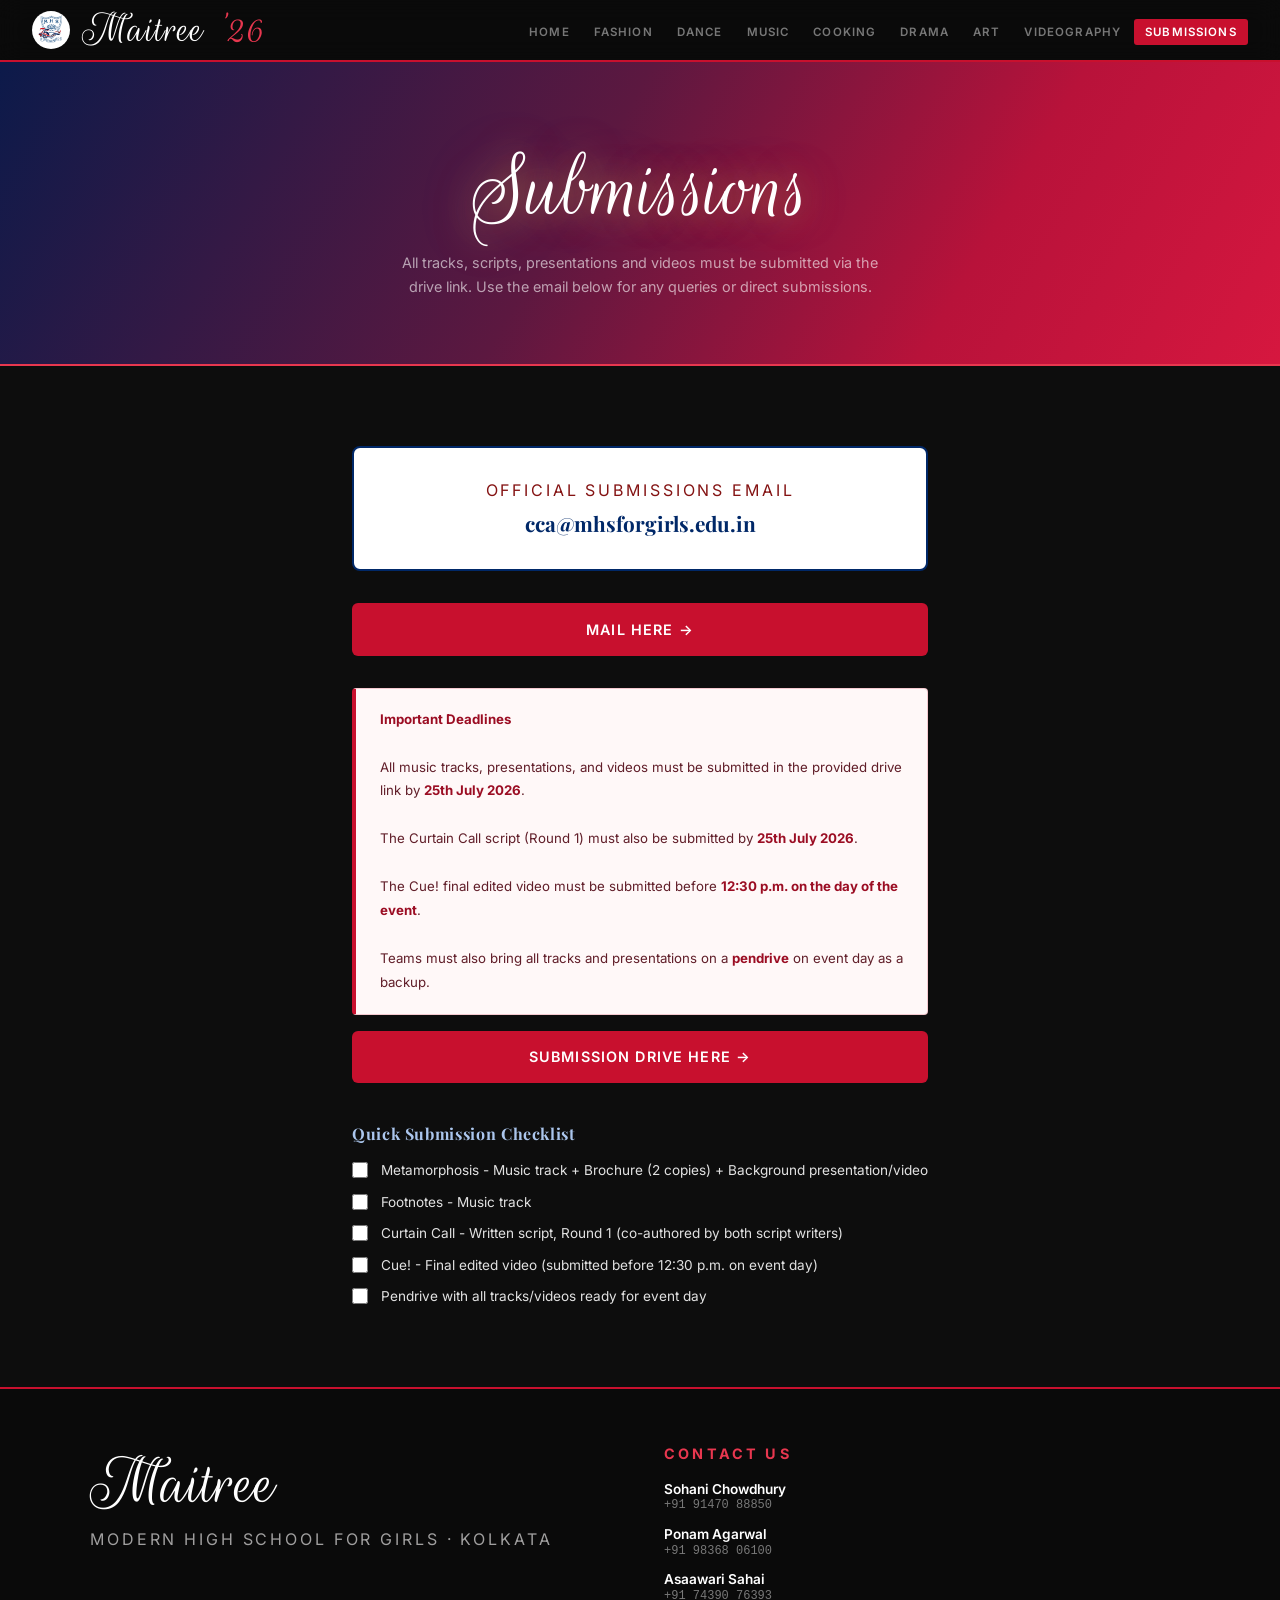
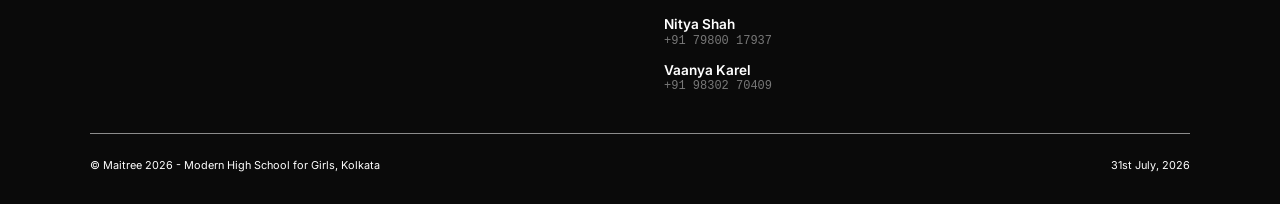
<file: submissions.html>
<!DOCTYPE html>
<html lang="en">
<head>
  <meta charset="UTF-8">
  <meta name="viewport" content="width=device-width, initial-scale=1.0">
  <title>Submissions - Maitree 2026</title>
  <link rel="stylesheet" href="style.css">
  <link rel="preconnect" href="https://fonts.googleapis.com">
  <link rel="preconnect" href="https://fonts.gstatic.com" crossorigin>
  <link href="https://fonts.googleapis.com/css2?family=Gamja+Flower&family=Rouge+Script&display=swap" rel="stylesheet">
  <style>
    /* specific */
    .sub-hero {
      background: linear-gradient(120deg, #0c1a4a 0%, #5c1840 45%, #b8123a 75%, #d6173f 100%);
      padding: 5rem 2rem 4rem;
      text-align: center;
      border-bottom: 2px solid var(--red-light);
    }
    .sub-eyebrow {
      font-size: 0.7rem; letter-spacing: 0.2em; text-transform: uppercase;
      color: rgba(255,255,255,0.4); margin-bottom: 1rem;
    }
    .sub-hero h1 {
      font-family: "Rouge Script", cursive;
      font-size: 6rem;
      color: var(--white);
      line-height: 1;
      font-weight: 400;
      color: var(--white); margin-bottom: 0.8rem;
      text-shadow: 0 0 35px rgba(245,200,66,0.6), 0 0 70px rgba(208,112,255,0.25);
      position: relative; z-index: 1;
    }
    .sub-hero p {
      color: rgba(255,255,255,0.6); font-size: 0.9rem;
      max-width: 500px; margin: 0 auto; line-height: 1.7;
    }

    .sub-content {
      max-width: 640px; margin: 0 auto;
      padding: 3rem 2rem 5rem;
    }

    .email-box {
      background: var(--white); border: 2px solid var(--blue);
      border-radius: 8px; padding: 2rem; text-align: center; margin: 2rem 0;
    }
    .email-label {
      font-size: 1rem; letter-spacing: 0.18em; text-transform: uppercase;
      color: rgb(132, 19, 19); margin-bottom: 0.6rem;
    }
    .email-addr {
      font-family: 'Playfair Display', serif;
      font-size: 1.3rem; color: var(--blue); font-weight: 700;
      word-break: break-all;
    }

    .submit-btn {
      display: block; width: 100%;
      background: var(--red); color: var(--white);
      text-decoration: none; text-align: center;
      padding: 1.1rem; border-radius: 6px;
      font-size: 0.9rem; font-weight: 600;
      letter-spacing: 0.08em; text-transform: uppercase;
      transition: background 0.2s, transform 0.15s; margin-top: 1rem;
    }
    .submit-btn:hover { background: var(--red-dark); transform: translateY(-2px); }

    .deadline-note {
      background: #FFF8F8;
      border: 1px solid #c8102e33;
      border-left: 4px solid var(--red);
      border-radius: 4px; padding: 1.2rem 1.5rem; margin-top: 2rem;
      font-size: 0.83rem; color: #4f0612e6; line-height: 1.8;
    }
    .deadline-note strong { color: var(--red-dark); }

    .checklist-section { margin-top: 2.5rem; }
    .checklist-section h3 {
      font-family: 'Playfair Display', serif;
      font-size: 1rem; color: rgb(171, 198, 237); margin-bottom: 1rem; letter-spacing: 0.04em;
    }
    .checklist { display: flex; flex-direction: column; gap: 0.7rem; }
    .checklist label {
      display: flex; align-items: flex-start; gap: 0.8rem;
      font-size: 0.85rem; cursor: pointer; line-height: 1.5; color: var(--text);
    }
    .checklist input[type="checkbox"] {
      accent-color: var(--red); width: 16px; height: 16px;
      flex-shrink: 0; margin-top: 2px;
    }
  </style>
</head>
<body>

  <!-- navbar -->
  <nav>
    <div class="nav-left">
    <img src="logo.png" class="nav-img">
    <a class="nav-logo" href="index.html">Maitree <span>'26</span></a>
  </div>
    <ul class="nav-links" id="navLinks">
      <li><a href="index.html">Home</a></li>
      <li><a href="metamorphosis.html">Fashion</a></li>
      <li><a href="footnotes.html">Dance</a></li>
      <li><a href="crescendo.html">Music</a></li>
      <li><a href="whisked.html">Cooking</a></li>
      <li><a href="curtain.html">Drama</a></li>
      <li><a href="stroked.html">Art</a></li>
      <li><a href="cue.html">Videography</a></li>
      <li><a href="submissions.html" class="active">Submissions</a></li>
    </ul>
    <div class="hamburger" id="hamburger" onclick="toggleMenu()">
      <span></span><span></span><span></span>
    </div>
  </nav>

  <div class="page-wrapper">

    <!-- main -->
    <div class="sub-hero">
      <h1>Submissions</h1>
      <p>All tracks, scripts, presentations and videos must be submitted via the drive link. Use the email below for any queries or direct submissions.</p>
    </div>

    <!-- content -->
    <div class="sub-content">

      <div class="email-box fade-in">
        <p class="email-label">Official Submissions Email</p>
        <p class="email-addr">cca@mhsforgirls.edu.in</p>
      </div>

      <a href="mailto:cca@mhsforgirls.edu.in?subject=Maitree 2026 - Submission" class="submit-btn fade-in">
        Mail Here →
      </a>

      <div class="deadline-note fade-in">
        <strong>Important Deadlines</strong><br><br>
        All music tracks, presentations, and videos must be submitted in the provided drive link by <strong>25th July 2026</strong>.<br><br>
        The Curtain Call script (Round 1) must also be submitted by <strong>25th July 2026</strong>.<br><br>
        The Cue! final edited video must be submitted before <strong>12:30 p.m. on the day of the event</strong>.<br><br>
        Teams must also bring all tracks and presentations on a <strong>pendrive</strong> on event day as a backup.
      </div>

 <a href="https://drive.google.com/drive/folders/1vS89sE-HA8yvFYFz2evijjKYsx7CEGa3?usp=sharing" class="submit-btn fade-in">
        Submission Drive Here →
      </a>

      <div class="checklist-section fade-in">
        <h3>Quick Submission Checklist</h3>
        <div class="checklist">
          <label><input type="checkbox"> Metamorphosis - Music track + Brochure (2 copies) + Background presentation/video</label>
          <label><input type="checkbox"> Footnotes - Music track</label>
          <label><input type="checkbox"> Curtain Call - Written script, Round 1 (co-authored by both script writers)</label>
          <label><input type="checkbox"> Cue! - Final edited video (submitted before 12:30 p.m. on event day)</label>
          <label><input type="checkbox"> Pendrive with all tracks/videos ready for event day</label>
        </div>
      </div>

    </div>

    <!-- footer -->
    <footer>
      <div class="footer-inner">
        <div>
          <div class="footer-brand">Maitree</div>
          <div class="footer-school">Modern High School for Girls · Kolkata</div>
        </div>
        <div class="footer-contact">
          <h4>Contact Us</h4>
          <ul class="contact-list">
            <li><span class="contact-name">Sohani Chowdhury</span><span class="contact-num">+91 91470 88850</span></li>
            <li><span class="contact-name">Ponam Agarwal</span><span class="contact-num">+91 98368 06100</span></li>
            <li><span class="contact-name">Asaawari Sahai</span><span class="contact-num">+91 74390 76393</span></li>
            <li><span class="contact-name">Nitya Shah</span><span class="contact-num">+91 79800 17937</span></li>
            <li><span class="contact-name">Vaanya Karel</span><span class="contact-num">+91 98302 70409</span></li>
          </ul>
        </div>
      </div>
      <div class="footer-bottom">
        <span>© Maitree 2026 - Modern High School for Girls, Kolkata</span>
        <span>31st July, 2026</span>
      </div>
    </footer>

  </div>

  <script>
    function toggleMenu() { document.getElementById('navLinks').classList.toggle('open'); }
    setTimeout(() => { document.querySelectorAll('.fade-in').forEach(el => el.classList.add('visible')); }, 150);
  </script>
</body>
</html>
</file>
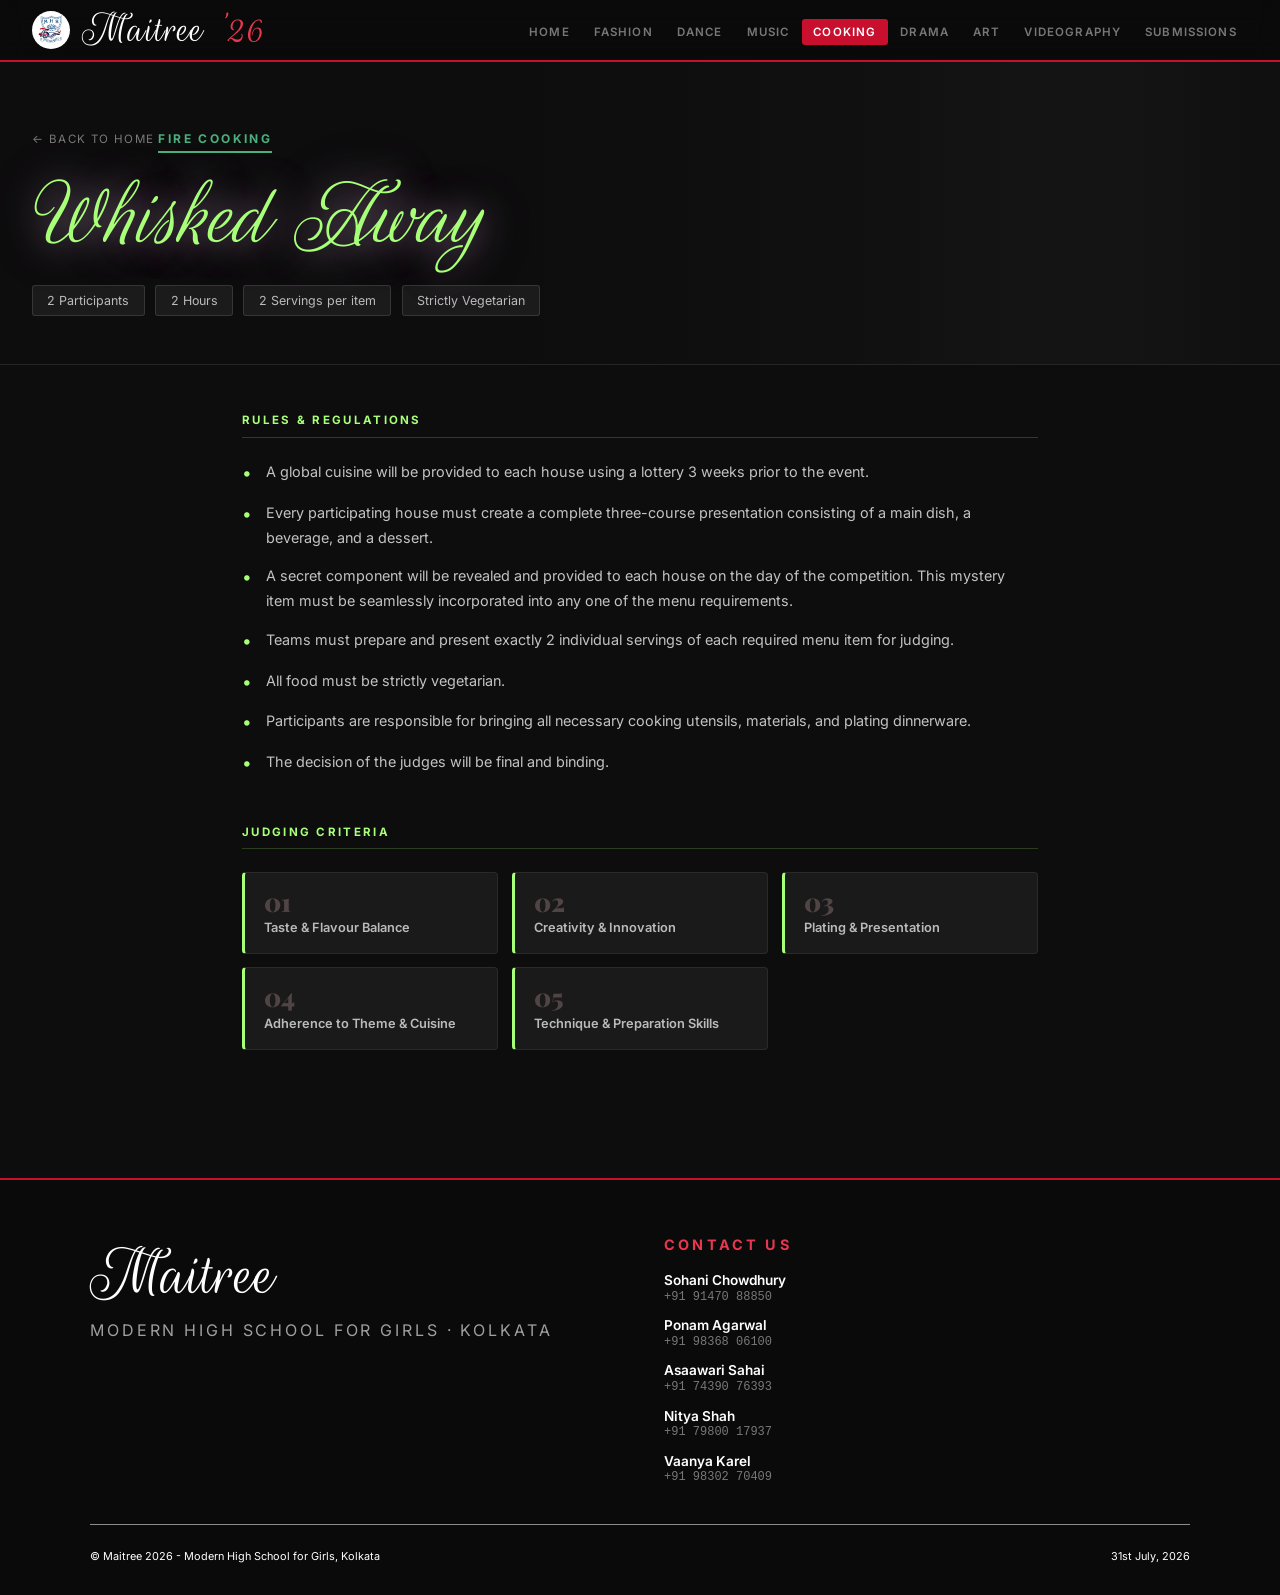
<file: whisked.html>
<!DOCTYPE html>
<html lang="en">
<head>
  <meta charset="UTF-8">
  <meta name="viewport" content="width=device-width, initial-scale=1.0">
  <title>Whisked Away - Maitree 2026</title>
  <link rel="stylesheet" href="style.css">
  <link rel="preconnect" href="https://fonts.googleapis.com">
  <link rel="preconnect" href="https://fonts.gstatic.com" crossorigin>
  <link href="https://fonts.googleapis.com/css2?family=Gamja+Flower&family=Rouge+Script&display=swap" rel="stylesheet">
</head>
<body>

  <!-- navbar -->
  <nav>
    <div class="nav-left">
    <img src="logo.png" class="nav-img">
    <a class="nav-logo" href="index.html">Maitree <span>'26</span></a>
  </div>
    <ul class="nav-links" id="navLinks">
      <li><a href="index.html">Home</a></li>
      <li><a href="metamorphosis.html">Fashion</a></li>
      <li><a href="footnotes.html">Dance</a></li>
      <li><a href="crescendo.html">Music</a></li>
      <li><a href="whisked.html" class="active">Cooking</a></li>
      <li><a href="curtain.html">Drama</a></li>
      <li><a href="stroked.html">Art</a></li>
      <li><a href="cue.html">Videography</a></li>
      <li><a href="submissions.html">Submissions</a></li>
    </ul>
    <div class="hamburger" id="hamburger" onclick="toggleMenu()">
      <span></span><span></span><span></span>
    </div>
  </nav>

  <div class="page-wrapper">

    <!-- main -->
    <div class="event-hero cooking">
      <a class="back-btn" href="index.html">← Back to Home</a>
      <span class="event-type-tag">Fire Cooking</span>
      <h1 class="event-title">Whisked Away</h1>
      <div class="event-quickstats">
        <span class="stat-pill">2 Participants</span>
        <span class="stat-pill">2 Hours</span>
        <span class="stat-pill">2 Servings per item</span>
        <span class="stat-pill">Strictly Vegetarian</span>
      </div>
    </div>

    <!-- content -->
    <div class="event-content">

      <div class="content-block fade-in">
        <h3>Rules &amp; Regulations</h3>
        <ul class="rules-list">
          <li>A global cuisine will be provided to each house using a lottery 3 weeks prior to the event.</li>
          <li>Every participating house must create a complete three-course presentation consisting of a main dish, a beverage, and a dessert.</li>
          <li>A secret component will be revealed and provided to each house on the day of the competition. This mystery item must be seamlessly incorporated into any one of the menu requirements.</li>
          <li>Teams must prepare and present exactly 2 individual servings of each required menu item for judging.</li>
          <li>All food must be strictly vegetarian.</li>
          <li>Participants are responsible for bringing all necessary cooking utensils, materials, and plating dinnerware.</li>
          <li>The decision of the judges will be final and binding.</li>
        </ul>
      </div>

      <div class="content-block fade-in">
        <h3>Judging Criteria</h3>
        <div class="judging-grid">
          <div class="judging-item"><div class="num">01</div><p>Taste &amp; Flavour Balance</p></div>
          <div class="judging-item"><div class="num">02</div><p>Creativity &amp; Innovation</p></div>
          <div class="judging-item"><div class="num">03</div><p>Plating &amp; Presentation</p></div>
          <div class="judging-item"><div class="num">04</div><p>Adherence to Theme &amp; Cuisine</p></div>
          <div class="judging-item"><div class="num">05</div><p>Technique &amp; Preparation Skills</p></div>
        </div>
      </div>

    </div>

    <!-- footer -->
    <footer>
      <div class="footer-inner">
        <div>
          <div class="footer-brand">Maitree</div>
          <div class="footer-school">Modern High School for Girls · Kolkata</div>
        </div>
        <div class="footer-contact">
          <h4>Contact Us</h4>
          <ul class="contact-list">
            <li><span class="contact-name">Sohani Chowdhury</span><span class="contact-num">+91 91470 88850</span></li>
            <li><span class="contact-name">Ponam Agarwal</span><span class="contact-num">+91 98368 06100</span></li>
            <li><span class="contact-name">Asaawari Sahai</span><span class="contact-num">+91 74390 76393</span></li>
            <li><span class="contact-name">Nitya Shah</span><span class="contact-num">+91 79800 17937</span></li>
            <li><span class="contact-name">Vaanya Karel</span><span class="contact-num">+91 98302 70409</span></li>
          </ul>
        </div>
      </div>
      <div class="footer-bottom">
        <span>© Maitree 2026 - Modern High School for Girls, Kolkata</span>
        <span>31st July, 2026</span>
      </div>
    </footer>

  </div>

  <script>
    function toggleMenu() { document.getElementById('navLinks').classList.toggle('open'); }
    setTimeout(() => { document.querySelectorAll('.fade-in').forEach(el => el.classList.add('visible')); }, 150);
  </script>
</body>
</html>
</file>
<file: style.css>
@import url('https://fonts.googleapis.com/css2?family=Playfair+Display:ital,wght@0,400;0,700;0,900;1,400&family=Inter:wght@300;400;500;600;700&family=DM+Serif+Display:ital@0;1&family=Rouge+Script&family=Gamja+Flower&display=swap');

:root {
  /* Core palette — matches the PDF dark aesthetic */
  --black:      #0d0d0d;
  --black-soft: #141414;
  --card-bg:    #1a1a1a;
  --border:     rgba(255,255,255,0.07);

  /* Accent colours pulled from the PDF graphics */
  --red:        #C8102E;
  --red-dark:   #9B0D23;
  --red-light:  #E8374F;
  --blue:       #002868;
  --blue-mid:   #1A3A7C;
  --blue-light: #2D5FB7;
  --gold:       #f5c842;
  --teal:       #00c9c9;
  --pink:       #e040a0;
  --green:      #4caf7d;

  --white:      #FFFFFF;
  --off-white:  #F0EEE9;
  --text:       rgba(255,255,255,0.88);
  --text-muted: rgba(255,255,255,0.45);
  --text-dim:   rgba(255,255,255,0.25);
}

.btn-pdf {
  background: transparent;
  color: rgba(255,255,255,0.5);
  border: 1px solid rgba(255,255,255,0.12);
  padding: 0.8rem 2.2rem;
  border-radius: 3px;
  font-size: 0.78rem; font-weight: 700;
  letter-spacing: 0.12em; text-transform: uppercase;
  cursor: pointer; transition: all 0.2s;
  text-decoration: none; display: inline-block;
}
.btn-pdf:hover {
  color: var(--gold);
  border-color: var(--gold);
}

*, *::before, *::after { box-sizing: border-box; margin: 0; padding: 0; }
html { scroll-behavior: smooth; }
body {
  font-family: 'Inter', sans-serif;
  background: var(--black);
  color: var(--text);
  overflow-x: hidden;
}

/* =====================
   NAVIGATION
===================== */
nav {
  position: fixed; top: 0; left: 0; right: 0; z-index: 1000;
  background: rgba(10,10,10,0.92);
  backdrop-filter: blur(12px);
  -webkit-backdrop-filter: blur(12px);
  display: flex; align-items: center; justify-content: space-between;
  padding: 0 2rem;
  height: 62px;
  border-bottom: 2px solid var(--red);
}

.nav-left {
  display: flex; align-items: center; gap: 0.75rem; flex-shrink: 0;
}

.nav-img {
  height: 38px; width: 38px;
  object-fit: contain; border-radius: 50%; flex-shrink: 0;
}

.nav-logo {
  font-family: "Rouge Script", cursive;
  font-size: 2.8rem;
  color: var(--white);
  letter-spacing: 0.02em;
  text-decoration: none;
  line-height: 1;
}
.nav-logo span { color: var(--red-light); }

.nav-links {
  display: flex; gap: 0.1rem; align-items: center; list-style: none;
}
.nav-links a {
  color: var(--text-muted);
  text-decoration: none;
  font-size: 0.72rem;
  font-weight: 600;
  letter-spacing: 0.1em;
  text-transform: uppercase;
  padding: 0.4rem 0.7rem;
  border-radius: 3px;
  transition: all 0.2s;
  white-space: nowrap;
}
.nav-links a:hover { color: var(--white); background: rgba(255,255,255,0.06); }
.nav-links a.active {
  color: var(--white);
  background: var(--red);
}

.hamburger {
  display: none; flex-direction: column; gap: 5px;
  cursor: pointer; padding: 6px; flex-shrink: 0;
}
.hamburger span { width: 24px; height: 2px; background: white; border-radius: 2px; transition: all 0.3s; }

/* =====================
   PAGE WRAPPER
===================== */
.page-wrapper { padding-top: 62px; min-height: 100vh; }

/* =====================
   EVENT HERO  (dark, graphic right)
===================== */
.event-hero {
  background: var(--black-soft);
  padding: 4rem 2rem 3rem;
  position: relative;
  overflow: hidden;
  min-height: 300px;
  border-bottom: 1px solid var(--border);
}

/* left-to-right gradient so text stays readable */
.event-hero::before {
  content: '';
  position: absolute; inset: 0;
  background: linear-gradient(
    to right,
    rgba(13,13,13,1)   0%,
    rgba(13,13,13,1)   40%,
    rgba(13,13,13,0.6) 65%,
    rgba(13,13,13,0)   80%,
    rgba(13,13,13,0)   88%,
    rgba(13,13,13,0.7) 100%
  );
  z-index: 1;
}

.event-hero .back-btn,
.event-hero .event-type-tag,
.event-hero .event-title,
.event-hero .event-quickstats {
  position: relative; z-index: 2;
}

/* the graphic image */
.event-hero-graphic {
  position: absolute;
  right: -30px; top: 50%;
  transform: translateY(-50%);
  height: 150%; width: auto;
  object-fit: contain;
  opacity: 0.9;
  mix-blend-mode: screen;
  z-index: 0;
  pointer-events: none;
  filter: saturate(1.4) brightness(1.1);
}

.back-btn {
  display: inline-flex; align-items: center; gap: 0.5rem;
  color: var(--text-muted);
  font-size: 0.72rem; letter-spacing: 0.12em; text-transform: uppercase;
  cursor: pointer; border: none; background: none;
  margin-bottom: 1.5rem; transition: color 0.2s; text-decoration: none;
}
.back-btn:hover { color: var(--white); }

.event-type-tag {
  display: inline-block;
  background: transparent;
  color: var(--gold);
  font-size: 0.75rem; font-weight: 700;
  letter-spacing: 0.2em; text-transform: uppercase;
  padding: 0.3rem 0;
  margin-bottom: 0.6rem;
  border-bottom: 2px solid var(--gold);
}

/* each event gets its own accent colour via a modifier class */
.event-hero.dance   .event-type-tag { color: var(--teal);  border-color: var(--teal); }
.event-hero.music   .event-type-tag { color: var(--gold);  border-color: var(--gold); }
.event-hero.fashion .event-type-tag { color: var(--pink);  border-color: var(--pink); }
.event-hero.cooking .event-type-tag { color: var(--green); border-color: var(--green); }
.event-hero.drama   .event-type-tag { color: #f08060;      border-color: #f08060; }
.event-hero.art     .event-type-tag { color: #c070ff;      border-color: #c070ff; }
.event-hero.video   .event-type-tag { color: var(--teal);  border-color: var(--teal); }

.event-title {
  margin-bottom: 1.2rem;
  position: relative; z-index: 1;
  font-family: "Rouge Script", cursive;
      font-size: 6rem;
      color: var(--white);
      line-height: 1;
      font-weight: 400;
      font-style: italic;
    text-shadow: 0 0 35px rgba(238, 191, 235, 0.6), 0 0 70px rgba(219, 169, 244, 0.25);
}

/* colour the event title per event */
.event-hero.dance   .event-title { color: var(--teal); }
.event-hero.music   .event-title { color: var(--gold); }
.event-hero.fashion .event-title { color: var(--pink); }
.event-hero.cooking .event-title { color: #a8ff78; }
.event-hero.drama   .event-title { color: #f4a460; }
.event-hero.art     .event-title { color: #d070ff; }
.event-hero.video   .event-title { color: var(--teal); }

.event-quickstats {
  display: flex; flex-wrap: wrap; gap: 0.65rem;
  margin-top: 0.5rem; position: relative; z-index: 1;
}
.stat-pill {
  background: rgba(255,255,255,0.06);
  border: 1px solid rgba(255,255,255,0.12);
  border-radius: 3px; padding: 0.45rem 0.9rem;
  color: rgba(255,255,255,0.7); font-size: 0.78rem;
}
.stat-pill strong { color: var(--white); font-weight: 700; }

/* =====================
   EVENT CONTENT
===================== */
.event-content {
  max-width: 860px; margin: 0 auto;
  padding: 3rem 2rem 5rem;
}

.content-block { margin-bottom: 3rem; }

.content-block h3 {
  font-family: 'Inter', sans-serif;
  font-size: 0.72rem; font-weight: 700;
  color: var(--gold);
  letter-spacing: 0.2em; text-transform: uppercase;
  margin-bottom: 1.4rem; padding-bottom: 0.6rem;
  border-bottom: 1px solid rgba(245,200,66,0.25);
  display: block;
}

/* per-event accent on section headings */
.event-hero.dance   ~ .event-content .content-block h3 { color: var(--teal); border-color: rgba(0,201,201,0.2); }
.event-hero.fashion ~ .event-content .content-block h3 { color: var(--pink); border-color: rgba(224,64,160,0.2); }
.event-hero.cooking ~ .event-content .content-block h3 { color: #a8ff78; border-color: rgba(168,255,120,0.2); }
.event-hero.drama   ~ .event-content .content-block h3 { color: #f4a460; border-color: rgba(244,164,96,0.2); }
.event-hero.art     ~ .event-content .content-block h3 { color: #d070ff; border-color: rgba(208,112,255,0.2); }
.event-hero.video   ~ .event-content .content-block h3 { color: var(--teal); border-color: rgba(0,201,201,0.2); }

.rules-list { list-style: none; display: flex; flex-direction: column; gap: 0.9rem; }
.rules-list li {
  display: flex; gap: 0.9rem;
  font-size: 0.9rem; line-height: 1.7;
  color: rgba(255,255,255,0.75);
}
.rules-list li::before {
  content: '•';
  color: var(--gold); flex-shrink: 0;
  font-size: 1.1rem; line-height: 1.5;
}

/* per-event bullet colour */
.event-hero.dance   ~ .event-content .rules-list li::before { color: var(--teal); }
.event-hero.fashion ~ .event-content .rules-list li::before { color: var(--pink); }
.event-hero.cooking ~ .event-content .rules-list li::before { color: #a8ff78; }
.event-hero.drama   ~ .event-content .rules-list li::before { color: #f4a460; }
.event-hero.art     ~ .event-content .rules-list li::before { color: #d070ff; }
.event-hero.video   ~ .event-content .rules-list li::before { color: var(--teal); }

.judging-grid {
  display: grid;
  grid-template-columns: repeat(auto-fill, minmax(200px, 1fr));
  gap: 0.85rem; margin-top: 0.5rem;
}
.judging-item {
  background: var(--card-bg);
  border: 1px solid var(--border);
  border-left: 3px solid var(--gold);
  border-radius: 4px; padding: 1rem 1.2rem;
  transition: background 0.2s;
}
.judging-item:hover { background: #222; }
.judging-item .num {
  font-family: 'Playfair Display', serif;
  font-size: 1.6rem; font-weight: 900;
  color: rgba(206, 165, 165, 0.304);
  line-height: 1; margin-bottom: 0.3rem;
}
.judging-item p {
  font-size: 0.8rem; font-weight: 600;
  color: rgba(255,255,255,0.7); line-height: 1.4;
}

/* per-event judging border */
.event-hero.dance   ~ .event-content .judging-item { border-left-color: var(--teal); }
.event-hero.fashion ~ .event-content .judging-item { border-left-color: var(--pink); }
.event-hero.cooking ~ .event-content .judging-item { border-left-color: #a8ff78; }
.event-hero.drama   ~ .event-content .judging-item { border-left-color: #f4a460; }
.event-hero.art     ~ .event-content .judging-item { border-left-color: #d070ff; }
.event-hero.video   ~ .event-content .judging-item { border-left-color: var(--teal); }

.round-badge {
  display: inline-block; background: var(--red); color: white;
  font-size: 0.62rem; letter-spacing: 0.14em; text-transform: uppercase;
  padding: 0.25rem 0.7rem; border-radius: 2px; margin-bottom: 1rem;
  font-weight: 700;
}
.round-badge.blue { background: var(--blue-mid); }

.round-block {
  background: var(--card-bg);
  border: 1px solid var(--border);
  border-radius: 6px; padding: 1.5rem; margin-bottom: 1.5rem;
}
.round-block h4 {
  font-family: 'Inter', sans-serif;
  font-size: 0.95rem; font-weight: 700;
  color: var(--white); margin-bottom: 0.25rem;
}
.round-block .round-meta {
  font-size: 0.72rem; color: var(--text-muted); margin-bottom: 1rem;
}

/* =====================
   FOOTER
===================== */
footer {
  background: #0a0a0a;
  color: var(--text-muted);
  padding: 3.5rem 2rem 2rem;
  border-top: 2px solid var(--red);
}

.footer-inner {
  max-width: 1100px; margin: 0 auto;
  display: grid; grid-template-columns: 1fr 1fr;
  gap: 3rem; align-items: start;
}

.footer-brand {
  font-family: "Rouge Script", cursive;
  font-size: 4.5rem; color: var(--white);
  line-height: 1.1; margin-bottom: 0.3rem;
}

.footer-school {
  font-size: 1rem; letter-spacing: 0.18em;
  text-transform: uppercase; color: rgb(160, 159, 159);
  margin-bottom: 0.8rem;
}

.footer-desc {
  font-size: 0.8rem; line-height: 1.7; color: var(--text-muted);
}

.footer-contact h4 {
  font-size: 0.9rem; letter-spacing: 0.22em;
  text-transform: uppercase; color: var(--red-light);
  margin-bottom: 1.2rem; font-weight: 700;
}

.contact-list { list-style: none; display: flex; flex-direction: column; gap: 0.85rem; }
.contact-list li { display: flex; flex-direction: column; gap: 0.1rem; }
.contact-name { font-size: 0.85rem; font-weight: 600; color: var(--white); }
.contact-num { font-size: 0.75rem; color: var(--text-muted); font-family: 'Courier New', monospace; }

.footer-bottom {
  max-width: 1100px; margin: 2.5rem auto 0;
  padding-top: 1.5rem;
  border-top: 1px solid rgba(255, 255, 255, 0.529);
  display: flex; justify-content: space-between; align-items: center;
  flex-wrap: wrap; gap: 0.8rem;
  font-size: 0.68rem; color: var(--text-dim);
  color: white;
}

.gallery-tile {
  position: relative;
  display: flex;
  align-items: center;
  justify-content: center;
  padding: 5px;          
}

.gallery-tile img {
  width: 100%;
  height: 100%;
  object-fit:fill;   
  display: block;
  border-radius: 2px;
}

.gallery-tile img {
  background: rgba(0,0,0,0.25);
}

.nav-left {
  display: flex;
  align-items: center;
  gap: 0.75rem;
  flex-shrink: 0;
}

.nav-img {
  height: 38px;
  width: 38px;
  object-fit: contain;
  border-radius: 50%;
  flex-shrink: 0;
}

@media (max-width: 600px) {
  .nav-img {
    height: 30px;
    width: 30px;
  }
}

/* =====================
   FADE IN
===================== */
.fade-in { opacity: 0; transform: translateY(16px); transition: opacity 0.55s, transform 0.55s; }
.fade-in.visible { opacity: 1; transform: none; }

/* =====================
   RESPONSIVE — ≤1024px
===================== */
@media (max-width: 1024px) {
  .nav-links a { font-size: 0.67rem; padding: 0.35rem 0.5rem; }
  .nav-logo { font-size: 2.3rem; }
}

/* =====================
   RESPONSIVE — ≤900px (hamburger)
===================== */
@media (max-width: 900px) {
  .nav-links { display: none; }
  .nav-links.open {
    display: flex; flex-direction: column; align-items: flex-start;
    position: fixed; top: 62px; left: 0; right: 0;
    background: rgba(10,10,10,0.97);
    backdrop-filter: blur(16px);
    padding: 1rem 1.5rem 1.5rem;
    border-bottom: 2px solid var(--red);
    z-index: 999; gap: 0.2rem;
    box-shadow: 0 8px 32px rgba(0,0,0,0.5);
  }
  .nav-links.open li { width: 100%; }
  .nav-links.open a {
    display: block; width: 100%;
    font-size: 0.88rem; padding: 0.7rem 0.8rem;
    border-radius: 4px;
  }
  .hamburger { display: flex; }
  .footer-inner { grid-template-columns: 1fr; gap: 2rem; }
  .footer-brand { font-size: 3.5rem; }
  .event-hero { padding: 3rem 1.5rem 2.5rem; }
  .judging-grid { grid-template-columns: repeat(2, 1fr); }
}

/* =====================
   RESPONSIVE — ≤600px
===================== */
@media (max-width: 600px) {
  nav { padding: 0 1rem; height: 56px; }
  .page-wrapper { padding-top: 56px; }
  .nav-logo { font-size: 1.9rem; }
  .nav-img { height: 30px; width: 30px; }
  .nav-links.open { top: 56px; }

  .event-hero { padding: 2rem 1rem 2rem; min-height: auto; }
  .event-title { font-size: clamp(2.2rem, 11vw, 3.5rem); }
  .event-type-tag { font-size: 0.65rem; }
  .back-btn { font-size: 0.68rem; margin-bottom: 1rem; }
  .event-quickstats { gap: 0.45rem; }
  .stat-pill { font-size: 0.72rem; padding: 0.35rem 0.65rem; }
  .event-hero-graphic { height: 90%; opacity: 0.5; right: -20px; }

  .event-content { padding: 1.5rem 1rem 3rem; }
  .content-block h3 { font-size: 0.68rem; }
  .rules-list li { font-size: 0.84rem; }
  .judging-grid { grid-template-columns: 1fr !important; }
  .judging-item .num { font-size: 1.3rem; }

  .round-block { padding: 1rem; }
  .round-block .round-meta { font-size: 0.68rem; }

  .footer-brand { font-size: 3rem; }
  .footer-school { font-size: 0.6rem; }
  .footer-bottom { flex-direction: column; align-items: flex-start; font-size: 0.63rem; }
}

/* =====================
   RESPONSIVE — ≤380px
===================== */
@media (max-width: 380px) {
  .nav-logo { font-size: 1.6rem; }
  .event-title { font-size: clamp(1.9rem, 12vw, 2.8rem); }
  .stat-pill { font-size: 0.65rem; padding: 0.3rem 0.5rem; }
}
</file>
